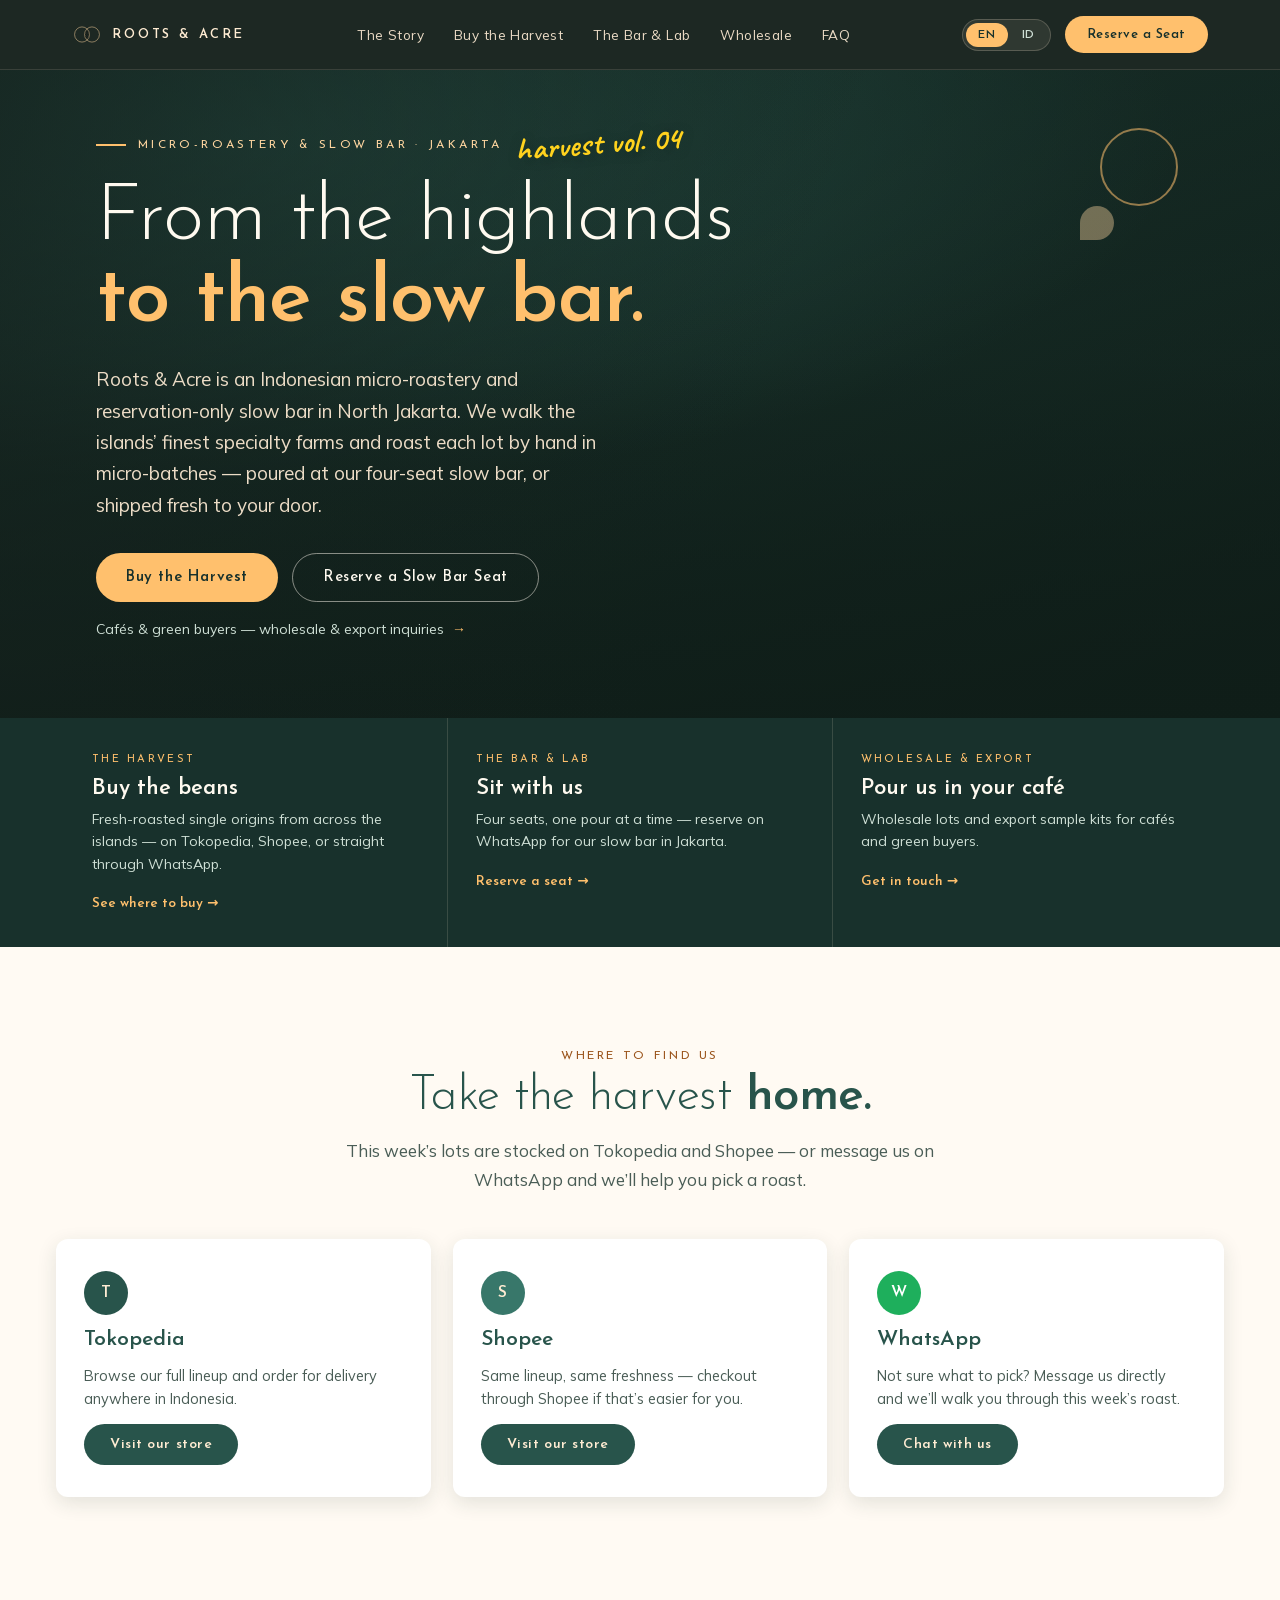
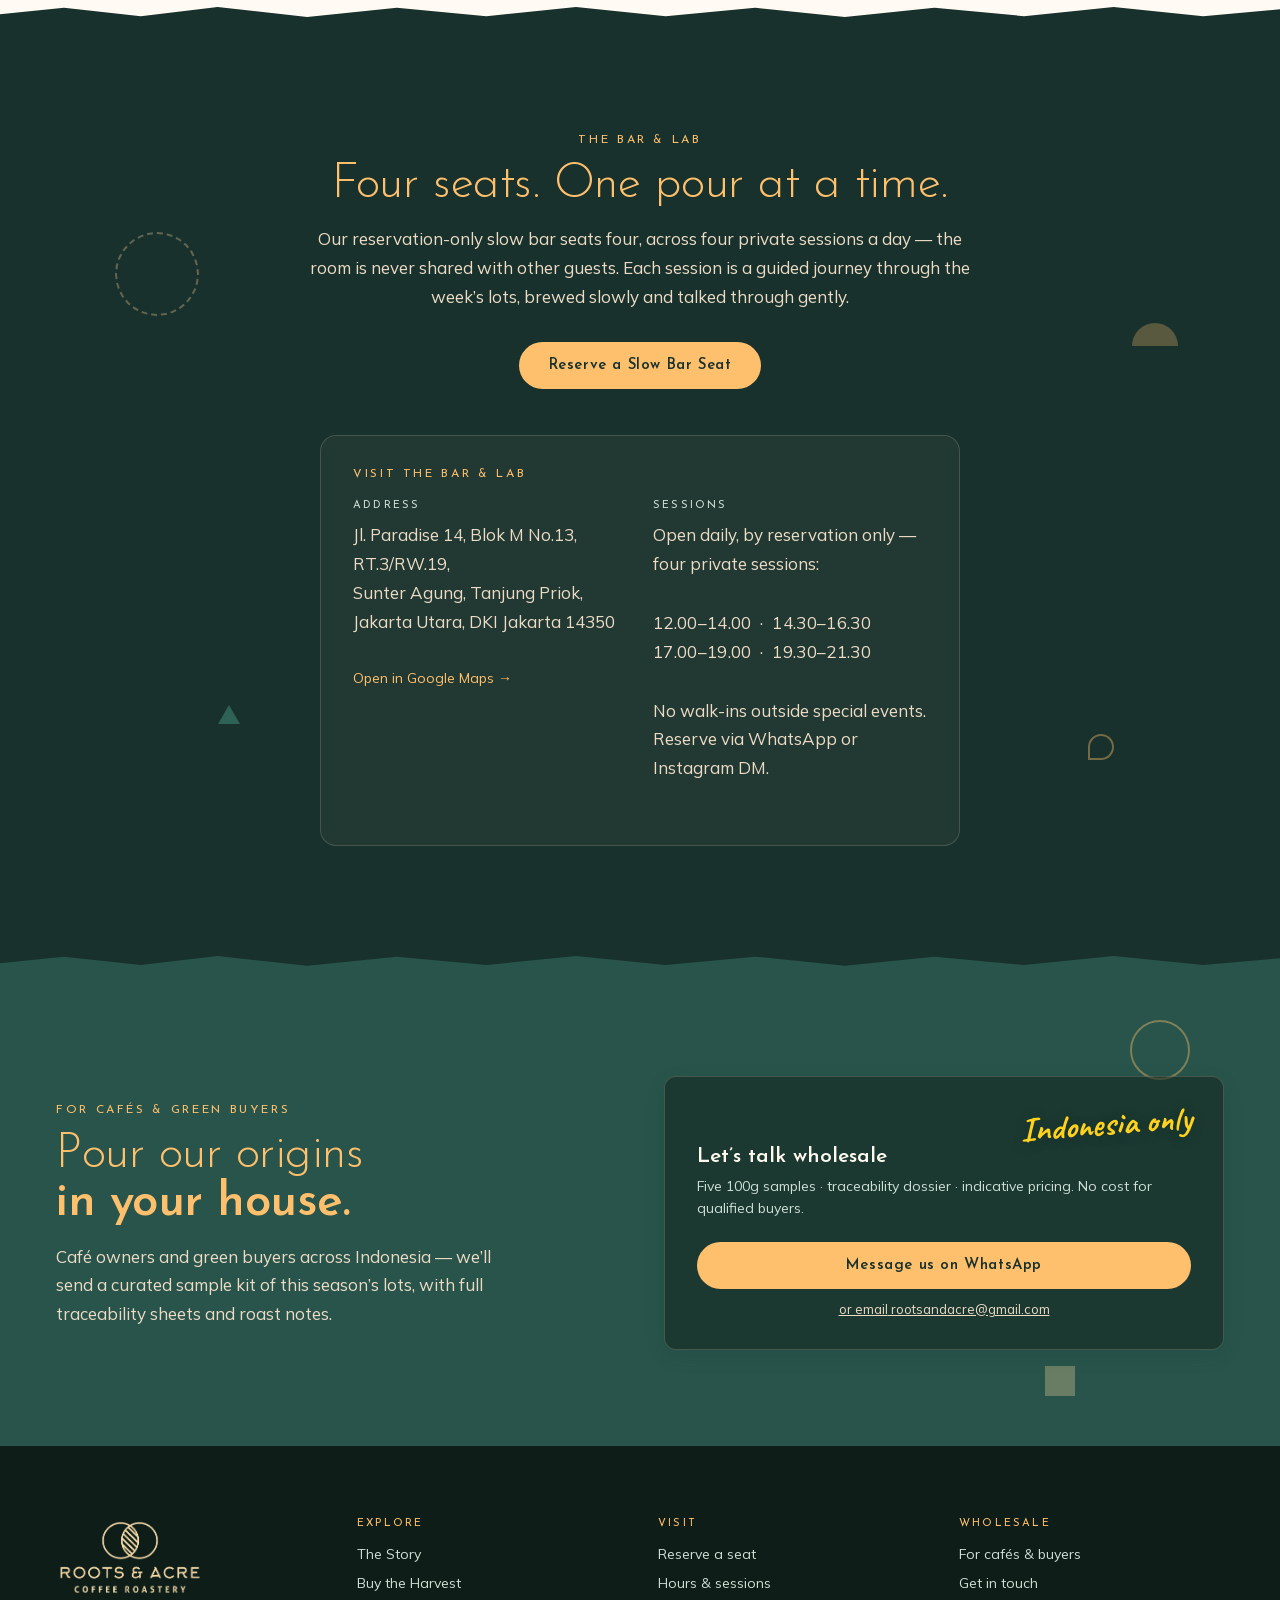
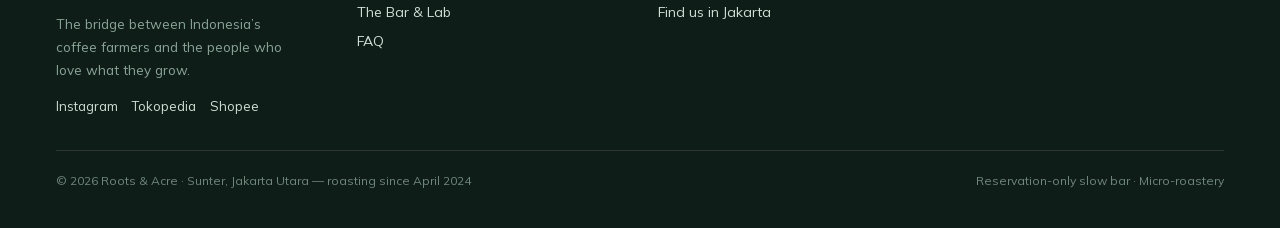
<file: index.html>
<!DOCTYPE html>
<!-- GENERATED by scripts/build-pages.js — do not edit by hand.
     Edit the template/translations there, then run: node scripts/build-pages.js
     Both language versions are rebuilt together and must ship in the same commit. -->
<html lang="en" id="top">
<head>
  <meta charset="UTF-8" />
  <meta name="viewport" content="width=device-width, initial-scale=1.0" />
  <title>Roots &amp; Acre — Micro-roastery &amp; Slow Bar · Jakarta</title>
  <meta name="description" content="Roots &amp; Acre is an Indonesian micro-roastery and reservation-only slow bar in Sunter, North Jakarta. Fresh-roasted single origins from the archipelago’s finest specialty farms — on Tokopedia, Shopee, and at our four-seat bar." />
  <meta name="theme-color" content="#28544b" />

  <link rel="canonical" href="https://rootsandacre.com/" />
  <link rel="alternate" hreflang="en" href="https://rootsandacre.com/" />
  <link rel="alternate" hreflang="id" href="https://rootsandacre.com/id/" />
  <link rel="alternate" hreflang="x-default" href="https://rootsandacre.com/" />

  <!-- Open Graph / social preview -->
  <meta property="og:site_name" content="Roots &amp; Acre" />
  <meta property="og:title" content="Roots &amp; Acre — Micro-roastery &amp; Slow Bar · Jakarta" />
  <meta property="og:description" content="From the highlands to the slow bar. Indonesian micro-roastery &amp; reservation-only slow bar in Sunter, North Jakarta." />
  <meta property="og:type" content="website" />
  <meta property="og:url" content="https://rootsandacre.com/" />
  <meta property="og:locale" content="en_US" />
  <meta property="og:locale:alternate" content="id_ID" />
  <meta property="og:image" content="https://rootsandacre.com/assets/images/og-image.jpg" />
  <meta property="og:image:width" content="1200" />
  <meta property="og:image:height" content="630" />
  <meta property="og:image:alt" content="Roots &amp; Acre — Indonesian micro-roastery and slow bar in Jakarta" />
  <meta name="twitter:card" content="summary_large_image" />
  <meta name="twitter:title" content="Roots &amp; Acre — Micro-roastery &amp; Slow Bar · Jakarta" />
  <meta name="twitter:description" content="From the highlands to the slow bar. Indonesian micro-roastery &amp; reservation-only slow bar in Sunter, North Jakarta." />
  <meta name="twitter:image" content="https://rootsandacre.com/assets/images/og-image.jpg" />

  <link rel="icon" href="/assets/symbol.svg" type="image/svg+xml" />

  <link rel="stylesheet" href="/assets/fonts/fonts.css?v=0ab31cac" />
  <link rel="stylesheet" href="/css/styles.css?v=22b31193" />
  <script src="/js/i18n.js?v=a5c35080" defer></script>

  <script type="application/ld+json">
{
  "@context": "https://schema.org",
  "@graph": [
    {
      "@type": [
        "CafeOrCoffeeShop",
        "OnlineStore"
      ],
      "@id": "https://rootsandacre.com/#business",
      "name": "Roots & Acre",
      "alternateName": "Roots and Acre",
      "description": "Roots & Acre is an Indonesian micro-roastery and reservation-only slow bar in Sunter, North Jakarta. It roasts single-origin lots sourced directly from farms across the archipelago in micro-batches, serves them in four private daily slow-bar sessions (reserve via WhatsApp or Instagram DM), and ships beans via Tokopedia and Shopee.",
      "url": "https://rootsandacre.com/",
      "logo": "https://rootsandacre.com/assets/logo-full-apricot-trans.png",
      "image": "https://rootsandacre.com/assets/logo-full-apricot-trans.png",
      "telephone": "+6287870702024",
      "email": "rootsandacre@gmail.com",
      "address": {
        "@type": "PostalAddress",
        "streetAddress": "Jl. Paradise 14, Blok M No.13, RT.3/RW.19, Sunter Agung",
        "addressLocality": "Jakarta Utara",
        "addressRegion": "DKI Jakarta",
        "postalCode": "14350",
        "addressCountry": "ID"
      },
      "geo": {
        "@type": "GeoCoordinates",
        "latitude": -6.137118,
        "longitude": 106.867027
      },
      "hasMap": "https://www.google.com/maps/search/?api=1&query=Roots%20%26%20Acre%2C%20Jl.%20Paradise%2014%2C%20Blok%20M%20No.13%2C%20Sunter%20Agung%2C%20Tanjung%20Priok%2C%20Jakarta%20Utara%2014350",
      "acceptsReservations": "True",
      "servesCuisine": "Specialty coffee",
      "priceRange": "Rp 170.000–322.000",
      "currenciesAccepted": "IDR",
      "foundingDate": "2024-04",
      "sameAs": [
        "https://www.instagram.com/rootsandacre/",
        "https://www.tokopedia.com/roots-and-acre",
        "https://shopee.co.id/rootsandacre"
      ]
    },
    {
      "@type": "WebSite",
      "@id": "https://rootsandacre.com/#website",
      "url": "https://rootsandacre.com/",
      "name": "Roots & Acre",
      "inLanguage": [
        "en",
        "id"
      ],
      "publisher": {
        "@id": "https://rootsandacre.com/#business"
      }
    },
    {
      "@type": "WebPage",
      "@id": "https://rootsandacre.com/#webpage",
      "url": "https://rootsandacre.com/",
      "name": "Roots & Acre — Micro-roastery & Slow Bar · Jakarta",
      "description": "Roots & Acre is an Indonesian micro-roastery and reservation-only slow bar in Sunter, North Jakarta. Fresh-roasted single origins from the archipelago’s finest specialty farms — on Tokopedia, Shopee, and at our four-seat bar.",
      "inLanguage": "en",
      "isPartOf": {
        "@id": "https://rootsandacre.com/#website"
      },
      "about": {
        "@id": "https://rootsandacre.com/#business"
      }
    }
  ]
}
  </script>

  <!-- Google Analytics 4 -->
  <script async src="https://www.googletagmanager.com/gtag/js?id=G-0M9TPP0BYN"></script>
  <script>
    window.dataLayer = window.dataLayer || [];
    function gtag(){dataLayer.push(arguments);}
    gtag('js', new Date());
    gtag('config', 'G-0M9TPP0BYN');
  </script>
</head>
<body>
  <!-- ====== NAV ====== -->
  <header class="site-nav">
    <div class="site-nav__inner">
      <a class="site-nav__brand" href="/#top">
        <img src="/assets/symbol.svg" alt="Roots and Acre" />
        <span class="site-nav__wordmark">Roots &amp; Acre</span>
      </a>
      <nav class="site-nav__links" aria-label="Primary">
        <a href="/#top">The Story</a>
        <a href="/#buy">Buy the Harvest</a>
        <a href="/#bar-lab">The Bar &amp; Lab</a>
        <a href="/#wholesale">Wholesale</a>
        <a href="/faq/">FAQ</a>
      </nav>
      <div class="site-nav__actions">
        <nav class="lang-switch" aria-label="Language">
          <a data-lang="en" href="/" class="is-active" aria-current="page">EN</a>
          <a data-lang="id" href="/id/" hreflang="id">ID</a>
        </nav>
        <a class="btn btn--gold btn--sm" href="https://wa.me/6287870702024?text=Hi%20Roots%20%26%20Acre!%20I%E2%80%99d%20like%20to%20reserve%20a%20seat%20at%20the%20Bar%20%26%20Lab.%0A%0ADate%3A%20%0ASession%3A%20%0ANumber%20of%20guests%3A%20%0A%0AThank%20you!" target="_blank" rel="noopener">Reserve a Seat</a>
      </div>
    </div>
  </header>

  <main>
    <!-- ====== HERO ====== -->
    <section class="hero">
      <!-- Photo slot: swap the placeholder for a real roastery / farm photo -->
      <div class="hero__photo photo-slot"></div>
      <div class="hero__scrim-v"></div>
      <div class="hero__scrim-d"></div>
      <span class="hero__shape-circle" aria-hidden="true"></span>
      <span class="hero__shape-quarter" aria-hidden="true"></span>
      <div class="hero__inner">
        <div class="hero__content">
          <div class="hero__eyebrow-row">
            <span class="hero__rule"></span>
            <span class="hero__eyebrow">Micro-roastery &amp; slow bar · Jakarta</span>
            <span class="hand-note hero__vol">harvest vol. 04</span>
          </div>
          <h1><span>From the highlands</span><br /><strong>to the slow bar.</strong></h1>
          <p class="hero__lede">Roots &amp; Acre is an Indonesian micro-roastery and reservation-only slow bar in North Jakarta. We walk the islands’ finest specialty farms and roast each lot by hand in micro-batches — poured at our four-seat slow bar, or shipped fresh to your door.</p>
          <div class="hero__ctas">
            <a class="btn btn--gold btn--lg" href="#buy">Buy the Harvest</a>
            <a class="btn btn--ghost btn--lg" href="https://wa.me/6287870702024?text=Hi%20Roots%20%26%20Acre!%20I%E2%80%99d%20like%20to%20reserve%20a%20seat%20at%20the%20Bar%20%26%20Lab.%0A%0ADate%3A%20%0ASession%3A%20%0ANumber%20of%20guests%3A%20%0A%0AThank%20you!" target="_blank" rel="noopener">Reserve a Slow Bar Seat</a>
          </div>
          <a class="hero__wholesale-link" href="#wholesale"><span>Cafés &amp; green buyers — wholesale &amp; export inquiries</span> <span class="arrow">→</span></a>
        </div>
      </div>
    </section>

    <!-- ====== THREE PATHWAYS ====== -->
    <section class="pathways">
      <div class="pathways__inner">
        <div class="pathways__grid">
          <a class="pathway" href="#buy">
            <div class="pathway__eyebrow">The harvest</div>
            <div class="pathway__title">Buy the beans</div>
            <p>Fresh-roasted single origins from across the islands — on Tokopedia, Shopee, or straight through WhatsApp.</p>
            <span class="pathway__cta">See where to buy →</span>
          </a>
          <a class="pathway" href="https://wa.me/6287870702024?text=Hi%20Roots%20%26%20Acre!%20I%E2%80%99d%20like%20to%20reserve%20a%20seat%20at%20the%20Bar%20%26%20Lab.%0A%0ADate%3A%20%0ASession%3A%20%0ANumber%20of%20guests%3A%20%0A%0AThank%20you!" target="_blank" rel="noopener">
            <div class="pathway__eyebrow">The Bar &amp; Lab</div>
            <div class="pathway__title">Sit with us</div>
            <p>Four seats, one pour at a time — reserve on WhatsApp for our slow bar in Jakarta.</p>
            <span class="pathway__cta">Reserve a seat →</span>
          </a>
          <a class="pathway" href="#wholesale">
            <div class="pathway__eyebrow">Wholesale &amp; export</div>
            <div class="pathway__title">Pour us in your café</div>
            <p>Wholesale lots and export sample kits for cafés and green buyers.</p>
            <span class="pathway__cta">Get in touch →</span>
          </a>
        </div>
      </div>
    </section>

    <!-- ====== BUY THE HARVEST ====== -->
    <section id="buy" class="buy">
      <div class="buy__inner">
        <div class="buy__header">
          <span class="eyebrow">Where to find us</span>
          <h2><span>Take the harvest</span> <strong>home.</strong></h2>
          <p>This week’s lots are stocked on Tokopedia and Shopee — or message us on WhatsApp and we’ll help you pick a roast.</p>
        </div>
        <div class="buy__grid">
          <div class="buy-card">
            <div class="buy-card__badge buy-card__badge--tokopedia">T</div>
            <div class="buy-card__title">Tokopedia</div>
            <p>Browse our full lineup and order for delivery anywhere in Indonesia.</p>
            <a class="btn btn--primary btn--md" href="https://www.tokopedia.com/roots-and-acre" target="_blank" rel="noopener">Visit our store</a>
          </div>
          <div class="buy-card">
            <div class="buy-card__badge buy-card__badge--shopee">S</div>
            <div class="buy-card__title">Shopee</div>
            <p>Same lineup, same freshness — checkout through Shopee if that’s easier for you.</p>
            <a class="btn btn--primary btn--md" href="https://shopee.co.id/rootsandacre" target="_blank" rel="noopener">Visit our store</a>
          </div>
          <div class="buy-card">
            <div class="buy-card__badge buy-card__badge--whatsapp">W</div>
            <div class="buy-card__title">WhatsApp</div>
            <p>Not sure what to pick? Message us directly and we’ll walk you through this week’s roast.</p>
            <a class="btn btn--primary btn--md" href="https://wa.me/6287870702024?text=Hi%20Roots%20%26%20Acre!%20I%E2%80%99d%20like%20to%20order%20some%20coffee.%20Could%20you%20help%20me%20pick%20this%20week%E2%80%99s%20lot%3F" target="_blank" rel="noopener">Chat with us</a>
          </div>
        </div>
      </div>
    </section>

    <!-- (The sourcing story + philosophy pillars that used to sit here are
         parked in renderSourcingStory()/renderPillars() until the
         "process" page ships — see SEO-PLAYBOOK.md Phase 5.2b.) -->

    <!-- ====== TORN SEAM → BAR & LAB ======
         torn--paper-to-dark matches the .buy background; switch back to
         torn--cream-to-dark when a cream section returns above it. -->
    <div class="torn torn--paper-to-dark" aria-hidden="true"></div>
    <section id="bar-lab" class="bar-lab">
      <span class="bar-lab__shape-dashed" aria-hidden="true"></span>
      <span class="bar-lab__shape-triangle" aria-hidden="true"></span>
      <span class="bar-lab__shape-pill" aria-hidden="true"></span>
      <span class="bar-lab__shape-quarter" aria-hidden="true"></span>
      <div class="bar-lab__inner">
        <span class="eyebrow eyebrow--on-dark">The Bar &amp; Lab</span>
        <h2>Four seats. One pour at a time.</h2>
        <p>Our reservation-only slow bar seats four, across four private sessions a day — the room is never shared with other guests. Each session is a guided journey through the week’s lots, brewed slowly and talked through gently.</p>
        <a class="btn btn--gold btn--lg" href="https://wa.me/6287870702024?text=Hi%20Roots%20%26%20Acre!%20I%E2%80%99d%20like%20to%20reserve%20a%20seat%20at%20the%20Bar%20%26%20Lab.%0A%0ADate%3A%20%0ASession%3A%20%0ANumber%20of%20guests%3A%20%0A%0AThank%20you!" target="_blank" rel="noopener">Reserve a Slow Bar Seat</a>

        <!-- Visit / NAP block — keep character-identical to schema + Google Business Profile -->
        <div id="visit" class="visit">
          <div class="visit__title">Visit the Bar &amp; Lab</div>
          <div class="visit__grid">
            <div>
              <div class="visit__label">Address</div>
              <p class="visit__text">Jl. Paradise 14, Blok M No.13, RT.3/RW.19,<br />Sunter Agung, Tanjung Priok,<br />Jakarta Utara, DKI Jakarta 14350</p>
              <a class="visit__map" href="https://www.google.com/maps/search/?api=1&query=Roots%20%26%20Acre%2C%20Jl.%20Paradise%2014%2C%20Blok%20M%20No.13%2C%20Sunter%20Agung%2C%20Tanjung%20Priok%2C%20Jakarta%20Utara%2014350" target="_blank" rel="noopener">Open in Google Maps →</a>
            </div>
            <div>
              <div class="visit__label">Sessions</div>
              <p class="visit__text">Open daily, by reservation only — four private sessions:</p>
              <p class="visit__text visit__sessions">12.00–14.00 &nbsp;·&nbsp; 14.30–16.30<br />17.00–19.00 &nbsp;·&nbsp; 19.30–21.30</p>
              <p class="visit__note">No walk-ins outside special events. Reserve via WhatsApp or Instagram DM.</p>
            </div>
          </div>
        </div>
      </div>
    </section>

    <!-- ====== TORN SEAM → WHOLESALE ====== -->
    <div class="torn torn--dark-to-mid" aria-hidden="true"></div>
    <section id="wholesale" class="wholesale">
      <span class="wholesale__shape-circle" aria-hidden="true"></span>
      <span class="wholesale__shape-square" aria-hidden="true"></span>
      <div class="wholesale__split">
        <div class="wholesale__copy">
          <span class="eyebrow eyebrow--on-dark">For cafés &amp; green buyers</span>
          <h2><span>Pour our origins</span><br /><strong>in your house.</strong></h2>
          <p>Café owners and green buyers across Indonesia — we’ll send a curated sample kit of this season’s lots, with full traceability sheets and roast notes.</p>
        </div>
        <div class="wholesale__card">
          <div class="wholesale__ships">
            <span class="hand-note">Indonesia only</span>
          </div>
          <div class="wholesale__card-title">Let’s talk wholesale</div>
          <p>Five 100g samples · traceability dossier · indicative pricing. No cost for qualified buyers.</p>
          <div class="wholesale__actions">
            <a class="btn btn--gold btn--lg" href="https://wa.me/6287870702024?text=Hi%20Roots%20%26%20Acre!%20I%E2%80%99m%20from%20%5Bcaf%C3%A9%20%2F%20company%20name%5D%2C%20interested%20in%20your%20wholesale%2Fexport%20sample%20kit." target="_blank" rel="noopener">Message us on WhatsApp</a>
            <a class="wholesale__email" href="mailto:rootsandacre@gmail.com"><span>or email</span> rootsandacre@gmail.com</a>
          </div>
        </div>
      </div>
    </section>
  </main>

  <!-- ====== FOOTER ====== -->
  <footer class="site-footer">
    <div class="site-footer__grid">
      <div>
        <img class="site-footer__logo" src="/assets/logo-full-apricot-trans.png" alt="Roots and Acre Coffee Roastery" />
        <p class="site-footer__mission">The bridge between Indonesia’s coffee farmers and the people who love what they grow.</p>
        <div class="site-footer__social">
          <a href="https://www.instagram.com/rootsandacre/" target="_blank" rel="noopener">Instagram</a>
          <a href="https://www.tokopedia.com/roots-and-acre" target="_blank" rel="noopener">Tokopedia</a>
          <a href="https://shopee.co.id/rootsandacre" target="_blank" rel="noopener">Shopee</a>
        </div>
      </div>
      <div class="site-footer__col">
        <div class="site-footer__col-title">Explore</div>
        <a href="/#top">The Story</a>
        <a href="/#buy">Buy the Harvest</a>
        <a href="/#bar-lab">The Bar &amp; Lab</a>
        <a href="/faq/">FAQ</a>
      </div>
      <div class="site-footer__col">
        <div class="site-footer__col-title">Visit</div>
        <a href="https://wa.me/6287870702024?text=Hi%20Roots%20%26%20Acre!%20I%E2%80%99d%20like%20to%20reserve%20a%20seat%20at%20the%20Bar%20%26%20Lab.%0A%0ADate%3A%20%0ASession%3A%20%0ANumber%20of%20guests%3A%20%0A%0AThank%20you!" target="_blank" rel="noopener">Reserve a seat</a>
        <a href="/#visit">Hours &amp; sessions</a>
        <a href="https://www.google.com/maps/search/?api=1&query=Roots%20%26%20Acre%2C%20Jl.%20Paradise%2014%2C%20Blok%20M%20No.13%2C%20Sunter%20Agung%2C%20Tanjung%20Priok%2C%20Jakarta%20Utara%2014350" target="_blank" rel="noopener">Find us in Jakarta</a>
      </div>
      <div class="site-footer__col">
        <div class="site-footer__col-title">Wholesale</div>
        <a href="/#wholesale">For cafés &amp; buyers</a>
        <a href="https://wa.me/6287870702024?text=Hi%20Roots%20%26%20Acre!%20I%E2%80%99m%20from%20%5Bcaf%C3%A9%20%2F%20company%20name%5D%2C%20interested%20in%20your%20wholesale%2Fexport%20sample%20kit." target="_blank" rel="noopener">Get in touch</a>
      </div>
    </div>
    <div class="site-footer__bottom">
      <span>© 2026 Roots &amp; Acre · Sunter, Jakarta Utara — roasting since April 2024</span>
      <span>Reservation-only slow bar · Micro-roastery</span>
    </div>
  </footer>
</body>
</html>
</file>
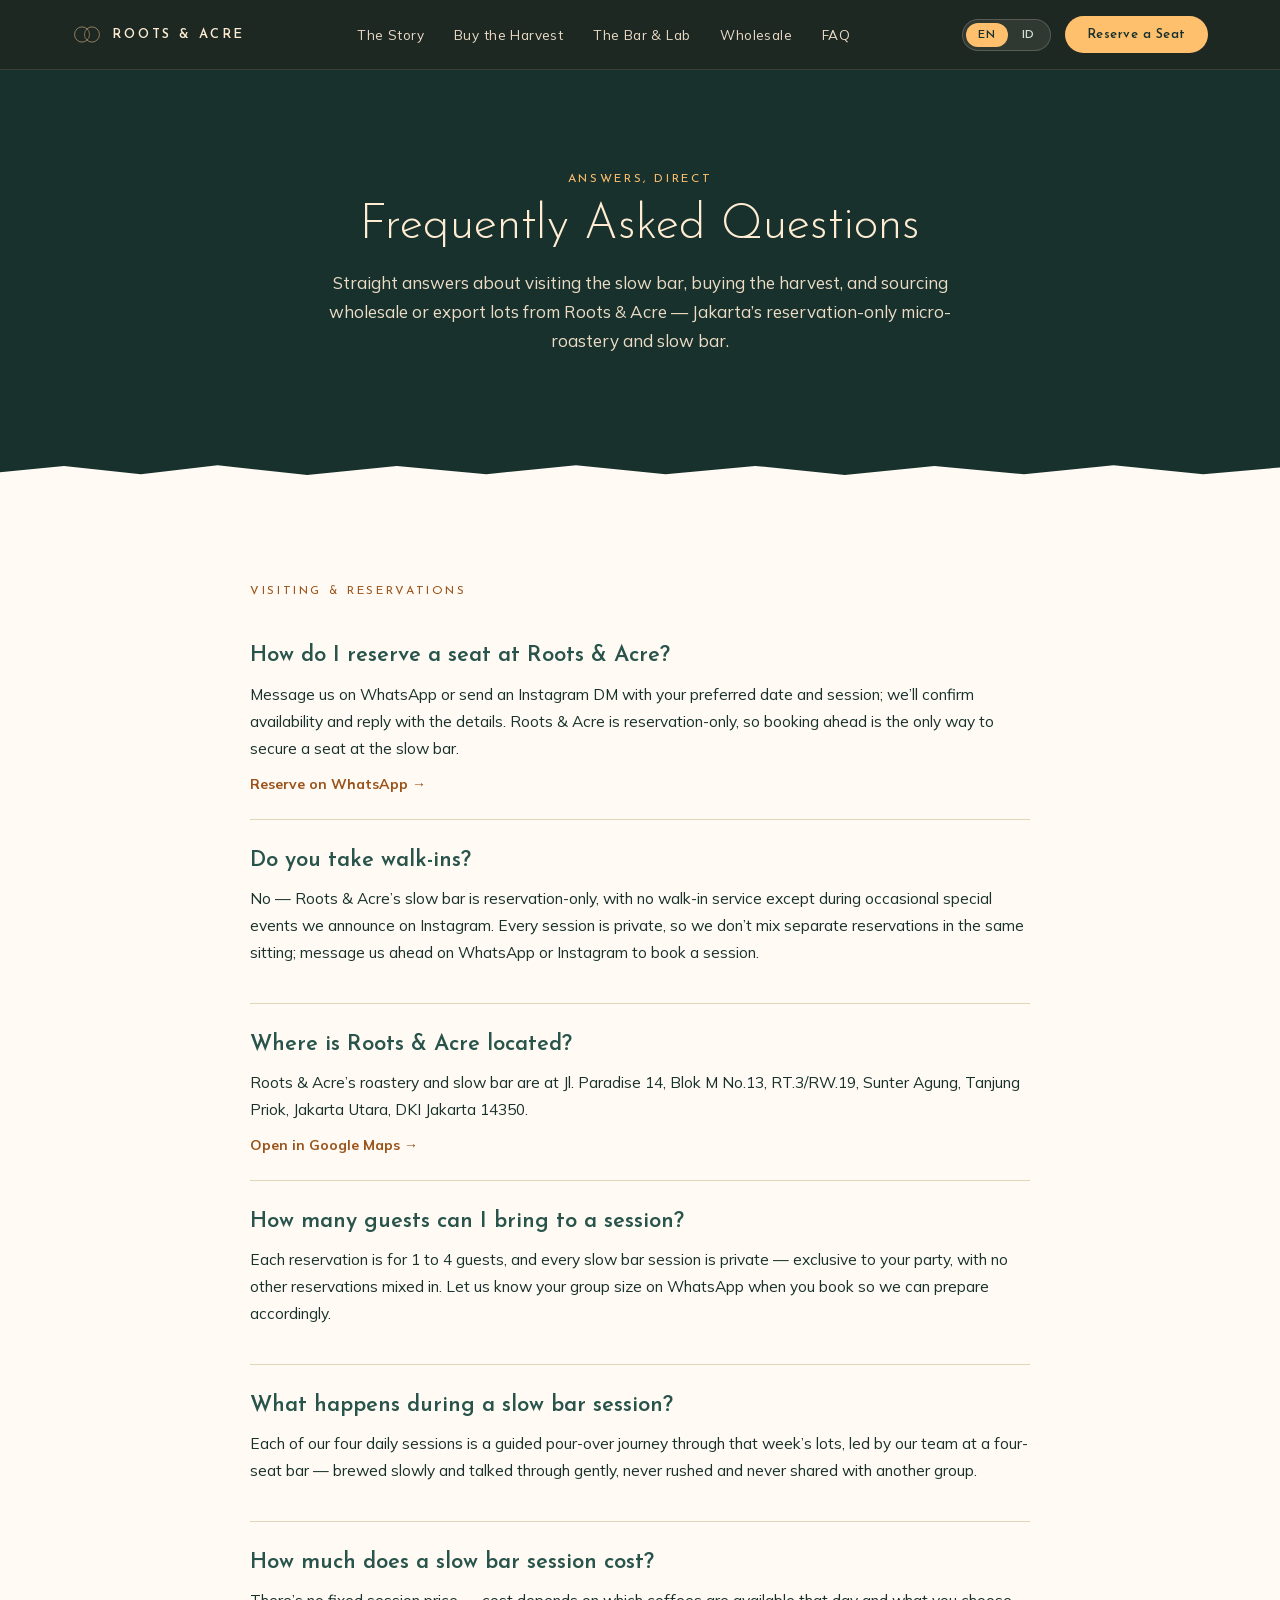
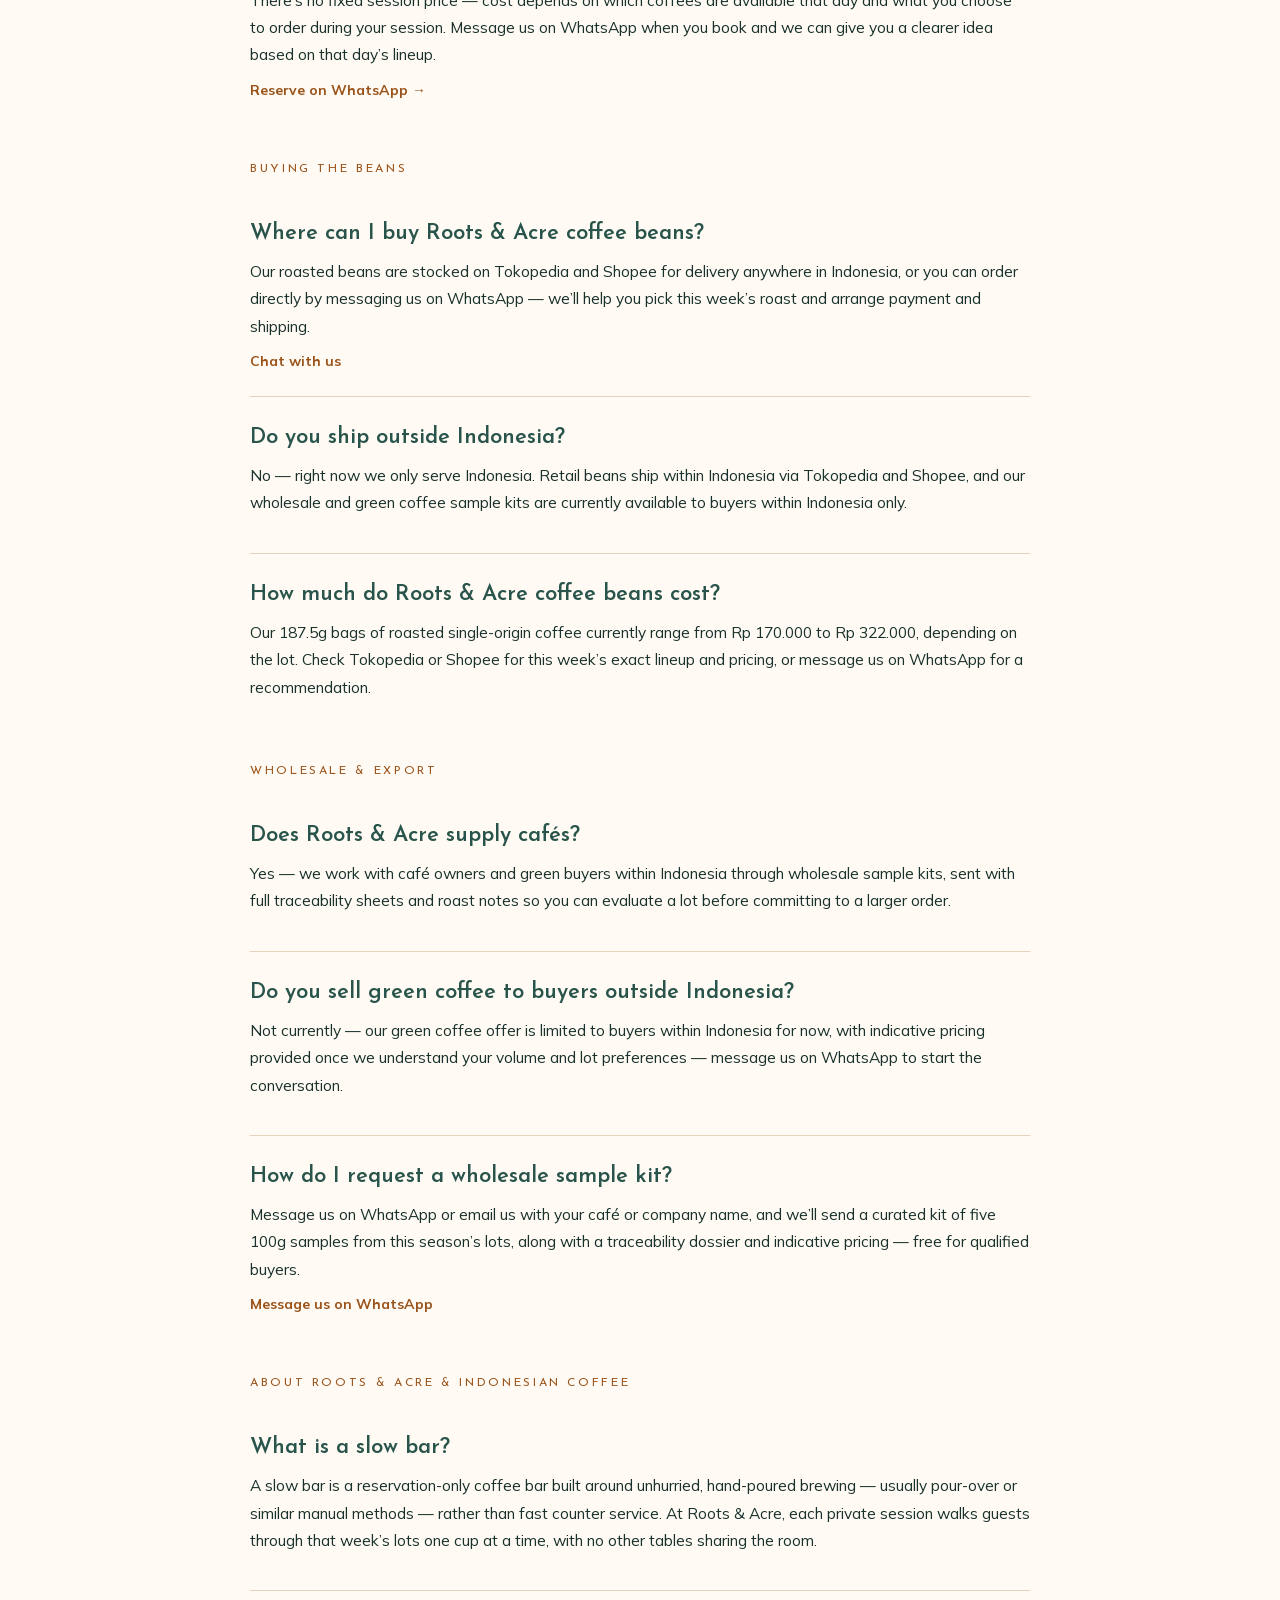
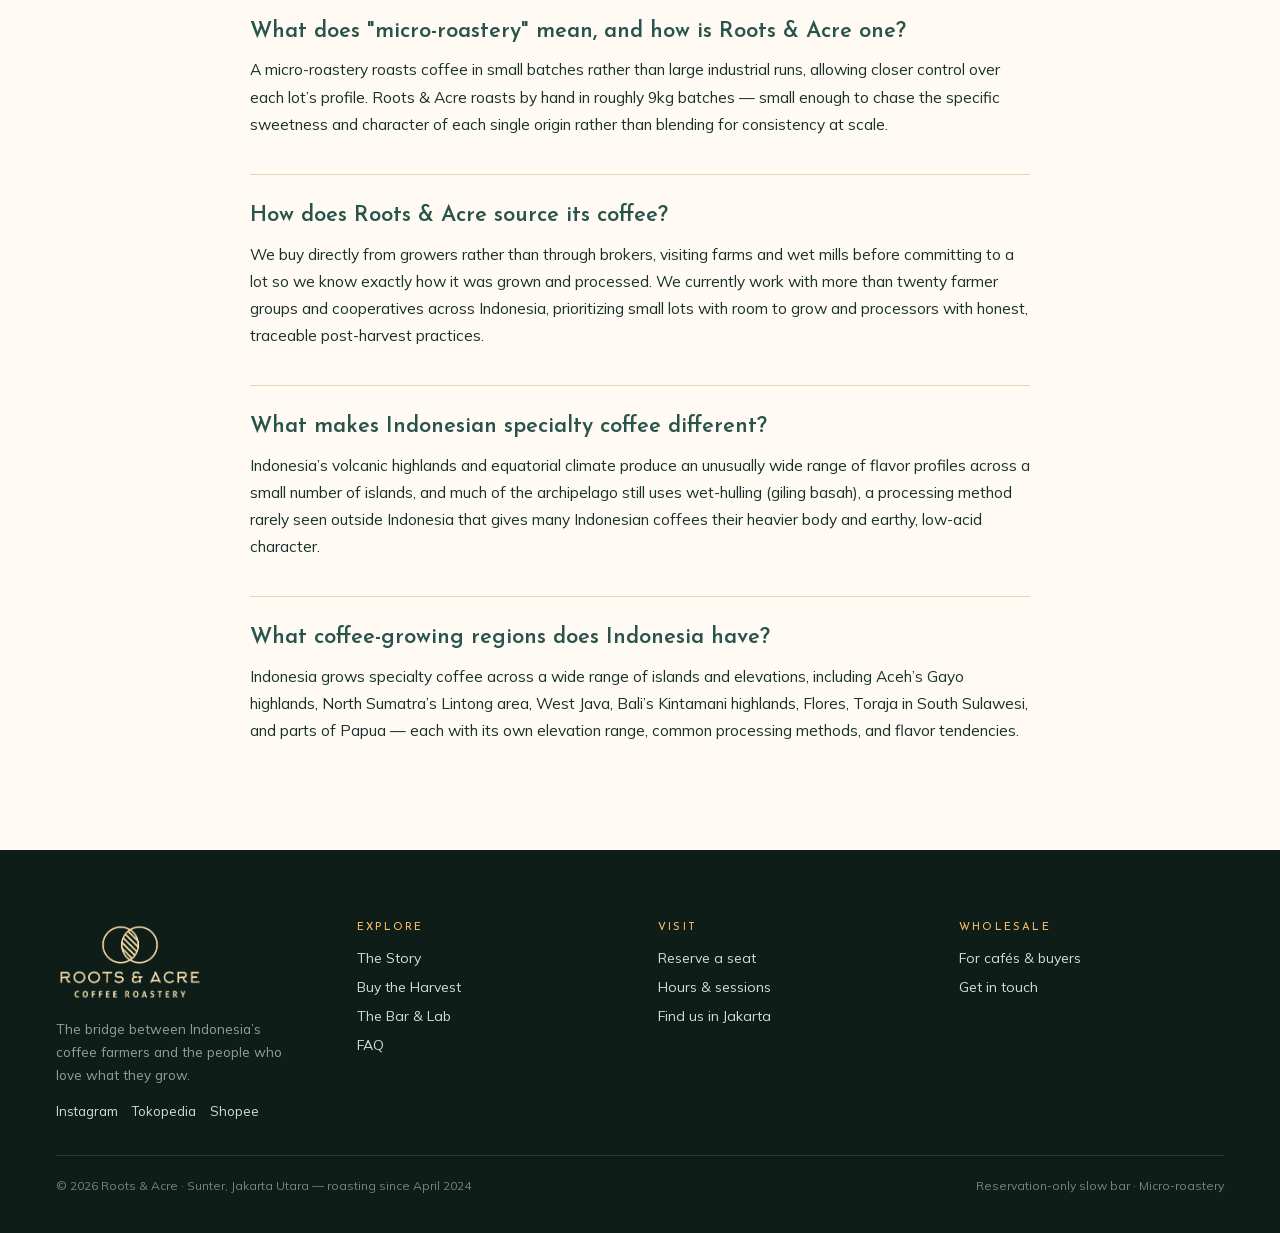
<file: faq/index.html>
<!DOCTYPE html>
<!-- GENERATED by scripts/build-pages.js — do not edit by hand.
     Edit the template/translations there, then run: node scripts/build-pages.js
     Both language versions are rebuilt together and must ship in the same commit. -->
<html lang="en">
<head>
  <meta charset="UTF-8" />
  <meta name="viewport" content="width=device-width, initial-scale=1.0" />
  <title>FAQ — Roots &amp; Acre Micro-roastery &amp; Slow Bar · Jakarta</title>
  <meta name="description" content="Answers about reserving a seat, buying Roots &amp; Acre coffee beans, wholesale &amp; export sample kits, and what makes Indonesian specialty coffee distinct — from Jakarta’s reservation-only micro-roastery and slow bar." />
  <meta name="theme-color" content="#28544b" />

  <link rel="canonical" href="https://rootsandacre.com/faq/" />
  <link rel="alternate" hreflang="en" href="https://rootsandacre.com/faq/" />
  <link rel="alternate" hreflang="id" href="https://rootsandacre.com/id/faq/" />
  <link rel="alternate" hreflang="x-default" href="https://rootsandacre.com/faq/" />

  <!-- Open Graph / social preview -->
  <meta property="og:site_name" content="Roots &amp; Acre" />
  <meta property="og:title" content="Roots &amp; Acre — Frequently Asked Questions" />
  <meta property="og:description" content="Everything you need to know about visiting, buying, and sourcing from Roots &amp; Acre — Jakarta’s reservation-only micro-roastery and slow bar." />
  <meta property="og:type" content="website" />
  <meta property="og:url" content="https://rootsandacre.com/faq/" />
  <meta property="og:locale" content="en_US" />
  <meta property="og:locale:alternate" content="id_ID" />
  <meta property="og:image" content="https://rootsandacre.com/assets/images/og-image.jpg" />
  <meta property="og:image:width" content="1200" />
  <meta property="og:image:height" content="630" />
  <meta property="og:image:alt" content="Roots &amp; Acre — frequently asked questions" />
  <meta name="twitter:card" content="summary_large_image" />
  <meta name="twitter:title" content="Roots &amp; Acre — Frequently Asked Questions" />
  <meta name="twitter:description" content="Everything you need to know about visiting, buying, and sourcing from Roots &amp; Acre — Jakarta’s reservation-only micro-roastery and slow bar." />
  <meta name="twitter:image" content="https://rootsandacre.com/assets/images/og-image.jpg" />

  <link rel="icon" href="/assets/symbol.svg" type="image/svg+xml" />

  <link rel="stylesheet" href="/assets/fonts/fonts.css?v=0ab31cac" />
  <link rel="stylesheet" href="/css/styles.css?v=22b31193" />
  <script src="/js/i18n.js?v=a5c35080" defer></script>

  <script type="application/ld+json">
{
  "@context": "https://schema.org",
  "@graph": [
    {
      "@type": [
        "CafeOrCoffeeShop",
        "OnlineStore"
      ],
      "@id": "https://rootsandacre.com/#business",
      "name": "Roots & Acre",
      "alternateName": "Roots and Acre",
      "description": "Roots & Acre is an Indonesian micro-roastery and reservation-only slow bar in Sunter, North Jakarta. It roasts single-origin lots sourced directly from farms across the archipelago in micro-batches, serves them in four private daily slow-bar sessions (reserve via WhatsApp or Instagram DM), and ships beans via Tokopedia and Shopee.",
      "url": "https://rootsandacre.com/",
      "logo": "https://rootsandacre.com/assets/logo-full-apricot-trans.png",
      "image": "https://rootsandacre.com/assets/logo-full-apricot-trans.png",
      "telephone": "+6287870702024",
      "email": "rootsandacre@gmail.com",
      "address": {
        "@type": "PostalAddress",
        "streetAddress": "Jl. Paradise 14, Blok M No.13, RT.3/RW.19, Sunter Agung",
        "addressLocality": "Jakarta Utara",
        "addressRegion": "DKI Jakarta",
        "postalCode": "14350",
        "addressCountry": "ID"
      },
      "geo": {
        "@type": "GeoCoordinates",
        "latitude": -6.137118,
        "longitude": 106.867027
      },
      "hasMap": "https://www.google.com/maps/search/?api=1&query=Roots%20%26%20Acre%2C%20Jl.%20Paradise%2014%2C%20Blok%20M%20No.13%2C%20Sunter%20Agung%2C%20Tanjung%20Priok%2C%20Jakarta%20Utara%2014350",
      "acceptsReservations": "True",
      "servesCuisine": "Specialty coffee",
      "priceRange": "Rp 170.000–322.000",
      "currenciesAccepted": "IDR",
      "foundingDate": "2024-04",
      "sameAs": [
        "https://www.instagram.com/rootsandacre/",
        "https://www.tokopedia.com/roots-and-acre",
        "https://shopee.co.id/rootsandacre"
      ]
    },
    {
      "@type": "WebSite",
      "@id": "https://rootsandacre.com/#website",
      "url": "https://rootsandacre.com/",
      "name": "Roots & Acre",
      "inLanguage": [
        "en",
        "id"
      ],
      "publisher": {
        "@id": "https://rootsandacre.com/#business"
      }
    },
    {
      "@type": "WebPage",
      "@id": "https://rootsandacre.com/faq/#webpage",
      "url": "https://rootsandacre.com/faq/",
      "name": "FAQ — Roots & Acre Micro-roastery & Slow Bar · Jakarta",
      "description": "Answers about reserving a seat, buying Roots & Acre coffee beans, wholesale & export sample kits, and what makes Indonesian specialty coffee distinct — from Jakarta’s reservation-only micro-roastery and slow bar.",
      "inLanguage": "en",
      "isPartOf": {
        "@id": "https://rootsandacre.com/#website"
      },
      "about": {
        "@id": "https://rootsandacre.com/#business"
      }
    },
    {
      "@type": "FAQPage",
      "@id": "https://rootsandacre.com/faq/#faqpage",
      "mainEntity": [
        {
          "@type": "Question",
          "name": "How do I reserve a seat at Roots & Acre?",
          "acceptedAnswer": {
            "@type": "Answer",
            "text": "Message us on WhatsApp or send an Instagram DM with your preferred date and session; we’ll confirm availability and reply with the details. Roots & Acre is reservation-only, so booking ahead is the only way to secure a seat at the slow bar."
          }
        },
        {
          "@type": "Question",
          "name": "Do you take walk-ins?",
          "acceptedAnswer": {
            "@type": "Answer",
            "text": "No — Roots & Acre’s slow bar is reservation-only, with no walk-in service except during occasional special events we announce on Instagram. Every session is private, so we don’t mix separate reservations in the same sitting; message us ahead on WhatsApp or Instagram to book a session."
          }
        },
        {
          "@type": "Question",
          "name": "Where is Roots & Acre located?",
          "acceptedAnswer": {
            "@type": "Answer",
            "text": "Roots & Acre’s roastery and slow bar are at Jl. Paradise 14, Blok M No.13, RT.3/RW.19, Sunter Agung, Tanjung Priok, Jakarta Utara, DKI Jakarta 14350."
          }
        },
        {
          "@type": "Question",
          "name": "How many guests can I bring to a session?",
          "acceptedAnswer": {
            "@type": "Answer",
            "text": "Each reservation is for 1 to 4 guests, and every slow bar session is private — exclusive to your party, with no other reservations mixed in. Let us know your group size on WhatsApp when you book so we can prepare accordingly."
          }
        },
        {
          "@type": "Question",
          "name": "What happens during a slow bar session?",
          "acceptedAnswer": {
            "@type": "Answer",
            "text": "Each of our four daily sessions is a guided pour-over journey through that week’s lots, led by our team at a four-seat bar — brewed slowly and talked through gently, never rushed and never shared with another group."
          }
        },
        {
          "@type": "Question",
          "name": "How much does a slow bar session cost?",
          "acceptedAnswer": {
            "@type": "Answer",
            "text": "There’s no fixed session price — cost depends on which coffees are available that day and what you choose to order during your session. Message us on WhatsApp when you book and we can give you a clearer idea based on that day’s lineup."
          }
        },
        {
          "@type": "Question",
          "name": "Where can I buy Roots & Acre coffee beans?",
          "acceptedAnswer": {
            "@type": "Answer",
            "text": "Our roasted beans are stocked on Tokopedia and Shopee for delivery anywhere in Indonesia, or you can order directly by messaging us on WhatsApp — we’ll help you pick this week’s roast and arrange payment and shipping."
          }
        },
        {
          "@type": "Question",
          "name": "Do you ship outside Indonesia?",
          "acceptedAnswer": {
            "@type": "Answer",
            "text": "No — right now we only serve Indonesia. Retail beans ship within Indonesia via Tokopedia and Shopee, and our wholesale and green coffee sample kits are currently available to buyers within Indonesia only."
          }
        },
        {
          "@type": "Question",
          "name": "How much do Roots & Acre coffee beans cost?",
          "acceptedAnswer": {
            "@type": "Answer",
            "text": "Our 187.5g bags of roasted single-origin coffee currently range from Rp 170.000 to Rp 322.000, depending on the lot. Check Tokopedia or Shopee for this week’s exact lineup and pricing, or message us on WhatsApp for a recommendation."
          }
        },
        {
          "@type": "Question",
          "name": "Does Roots & Acre supply cafés?",
          "acceptedAnswer": {
            "@type": "Answer",
            "text": "Yes — we work with café owners and green buyers within Indonesia through wholesale sample kits, sent with full traceability sheets and roast notes so you can evaluate a lot before committing to a larger order."
          }
        },
        {
          "@type": "Question",
          "name": "Do you sell green coffee to buyers outside Indonesia?",
          "acceptedAnswer": {
            "@type": "Answer",
            "text": "Not currently — our green coffee offer is limited to buyers within Indonesia for now, with indicative pricing provided once we understand your volume and lot preferences — message us on WhatsApp to start the conversation."
          }
        },
        {
          "@type": "Question",
          "name": "How do I request a wholesale sample kit?",
          "acceptedAnswer": {
            "@type": "Answer",
            "text": "Message us on WhatsApp or email us with your café or company name, and we’ll send a curated kit of five 100g samples from this season’s lots, along with a traceability dossier and indicative pricing — free for qualified buyers."
          }
        },
        {
          "@type": "Question",
          "name": "What is a slow bar?",
          "acceptedAnswer": {
            "@type": "Answer",
            "text": "A slow bar is a reservation-only coffee bar built around unhurried, hand-poured brewing — usually pour-over or similar manual methods — rather than fast counter service. At Roots & Acre, each private session walks guests through that week’s lots one cup at a time, with no other tables sharing the room."
          }
        },
        {
          "@type": "Question",
          "name": "What does \"micro-roastery\" mean, and how is Roots & Acre one?",
          "acceptedAnswer": {
            "@type": "Answer",
            "text": "A micro-roastery roasts coffee in small batches rather than large industrial runs, allowing closer control over each lot’s profile. Roots & Acre roasts by hand in roughly 9kg batches — small enough to chase the specific sweetness and character of each single origin rather than blending for consistency at scale."
          }
        },
        {
          "@type": "Question",
          "name": "How does Roots & Acre source its coffee?",
          "acceptedAnswer": {
            "@type": "Answer",
            "text": "We buy directly from growers rather than through brokers, visiting farms and wet mills before committing to a lot so we know exactly how it was grown and processed. We currently work with more than twenty farmer groups and cooperatives across Indonesia, prioritizing small lots with room to grow and processors with honest, traceable post-harvest practices."
          }
        },
        {
          "@type": "Question",
          "name": "What makes Indonesian specialty coffee different?",
          "acceptedAnswer": {
            "@type": "Answer",
            "text": "Indonesia’s volcanic highlands and equatorial climate produce an unusually wide range of flavor profiles across a small number of islands, and much of the archipelago still uses wet-hulling (giling basah), a processing method rarely seen outside Indonesia that gives many Indonesian coffees their heavier body and earthy, low-acid character."
          }
        },
        {
          "@type": "Question",
          "name": "What coffee-growing regions does Indonesia have?",
          "acceptedAnswer": {
            "@type": "Answer",
            "text": "Indonesia grows specialty coffee across a wide range of islands and elevations, including Aceh’s Gayo highlands, North Sumatra’s Lintong area, West Java, Bali’s Kintamani highlands, Flores, Toraja in South Sulawesi, and parts of Papua — each with its own elevation range, common processing methods, and flavor tendencies."
          }
        }
      ]
    },
    {
      "@type": "BreadcrumbList",
      "@id": "https://rootsandacre.com/faq/#breadcrumb",
      "itemListElement": [
        {
          "@type": "ListItem",
          "position": 1,
          "name": "Home",
          "item": "https://rootsandacre.com/"
        },
        {
          "@type": "ListItem",
          "position": 2,
          "name": "FAQ",
          "item": "https://rootsandacre.com/faq/"
        }
      ]
    }
  ]
}
  </script>

  <!-- Google Analytics 4 -->
  <script async src="https://www.googletagmanager.com/gtag/js?id=G-0M9TPP0BYN"></script>
  <script>
    window.dataLayer = window.dataLayer || [];
    function gtag(){dataLayer.push(arguments);}
    gtag('js', new Date());
    gtag('config', 'G-0M9TPP0BYN');
  </script>
</head>
<body>
  <!-- ====== NAV ====== -->
  <header class="site-nav">
    <div class="site-nav__inner">
      <a class="site-nav__brand" href="/#top">
        <img src="/assets/symbol.svg" alt="Roots and Acre" />
        <span class="site-nav__wordmark">Roots &amp; Acre</span>
      </a>
      <nav class="site-nav__links" aria-label="Primary">
        <a href="/#top">The Story</a>
        <a href="/#buy">Buy the Harvest</a>
        <a href="/#bar-lab">The Bar &amp; Lab</a>
        <a href="/#wholesale">Wholesale</a>
        <a href="/faq/">FAQ</a>
      </nav>
      <div class="site-nav__actions">
        <nav class="lang-switch" aria-label="Language">
          <a data-lang="en" href="/faq/" class="is-active" aria-current="page">EN</a>
          <a data-lang="id" href="/id/faq/" hreflang="id">ID</a>
        </nav>
        <a class="btn btn--gold btn--sm" href="https://wa.me/6287870702024?text=Hi%20Roots%20%26%20Acre!%20I%E2%80%99d%20like%20to%20reserve%20a%20seat%20at%20the%20Bar%20%26%20Lab.%0A%0ADate%3A%20%0ASession%3A%20%0ANumber%20of%20guests%3A%20%0A%0AThank%20you!" target="_blank" rel="noopener">Reserve a Seat</a>
      </div>
    </div>
  </header>

  <main>
    <section class="faq-hero">
      <span class="eyebrow eyebrow--on-dark">Answers, direct</span>
      <h1>Frequently Asked Questions</h1>
      <p>Straight answers about visiting the slow bar, buying the harvest, and sourcing wholesale or export lots from Roots &amp; Acre — Jakarta’s reservation-only micro-roastery and slow bar.</p>
    </section>

    <div class="torn torn--dark-to-paper" aria-hidden="true"></div>
    <section class="faq-body">
      <div class="faq-body__inner">
      <div class="faq-group">
        <div class="eyebrow faq-group__label">Visiting &amp; Reservations</div>
        <div class="faq-item">
          <h2>How do I reserve a seat at Roots &amp; Acre?</h2>
          <p>Message us on WhatsApp or send an Instagram DM with your preferred date and session; we’ll confirm availability and reply with the details. Roots &amp; Acre is reservation-only, so booking ahead is the only way to secure a seat at the slow bar.</p>
          <a class="faq-item__cta" href="https://wa.me/6287870702024?text=Hi%20Roots%20%26%20Acre!%20I%E2%80%99d%20like%20to%20reserve%20a%20seat%20at%20the%20Bar%20%26%20Lab.%0A%0ADate%3A%20%0ASession%3A%20%0ANumber%20of%20guests%3A%20%0A%0AThank%20you!" target="_blank" rel="noopener">Reserve on WhatsApp →</a>
        </div>
        <div class="faq-item">
          <h2>Do you take walk-ins?</h2>
          <p>No — Roots &amp; Acre’s slow bar is reservation-only, with no walk-in service except during occasional special events we announce on Instagram. Every session is private, so we don’t mix separate reservations in the same sitting; message us ahead on WhatsApp or Instagram to book a session.</p>
        </div>
        <div class="faq-item">
          <h2>Where is Roots &amp; Acre located?</h2>
          <p>Roots &amp; Acre’s roastery and slow bar are at Jl. Paradise 14, Blok M No.13, RT.3/RW.19, Sunter Agung, Tanjung Priok, Jakarta Utara, DKI Jakarta 14350.</p>
          <a class="faq-item__cta" href="https://www.google.com/maps/search/?api=1&query=Roots%20%26%20Acre%2C%20Jl.%20Paradise%2014%2C%20Blok%20M%20No.13%2C%20Sunter%20Agung%2C%20Tanjung%20Priok%2C%20Jakarta%20Utara%2014350" target="_blank" rel="noopener">Open in Google Maps →</a>
        </div>
        <div class="faq-item">
          <h2>How many guests can I bring to a session?</h2>
          <p>Each reservation is for 1 to 4 guests, and every slow bar session is private — exclusive to your party, with no other reservations mixed in. Let us know your group size on WhatsApp when you book so we can prepare accordingly.</p>
        </div>
        <div class="faq-item">
          <h2>What happens during a slow bar session?</h2>
          <p>Each of our four daily sessions is a guided pour-over journey through that week’s lots, led by our team at a four-seat bar — brewed slowly and talked through gently, never rushed and never shared with another group.</p>
        </div>
        <div class="faq-item">
          <h2>How much does a slow bar session cost?</h2>
          <p>There’s no fixed session price — cost depends on which coffees are available that day and what you choose to order during your session. Message us on WhatsApp when you book and we can give you a clearer idea based on that day’s lineup.</p>
          <a class="faq-item__cta" href="https://wa.me/6287870702024?text=Hi%20Roots%20%26%20Acre!%20I%E2%80%99d%20like%20to%20reserve%20a%20seat%20at%20the%20Bar%20%26%20Lab.%0A%0ADate%3A%20%0ASession%3A%20%0ANumber%20of%20guests%3A%20%0A%0AThank%20you!" target="_blank" rel="noopener">Reserve on WhatsApp →</a>
        </div>
      </div>
      <div class="faq-group">
        <div class="eyebrow faq-group__label">Buying the Beans</div>
        <div class="faq-item">
          <h2>Where can I buy Roots &amp; Acre coffee beans?</h2>
          <p>Our roasted beans are stocked on Tokopedia and Shopee for delivery anywhere in Indonesia, or you can order directly by messaging us on WhatsApp — we’ll help you pick this week’s roast and arrange payment and shipping.</p>
          <a class="faq-item__cta" href="https://wa.me/6287870702024?text=Hi%20Roots%20%26%20Acre!%20I%E2%80%99d%20like%20to%20order%20some%20coffee.%20Could%20you%20help%20me%20pick%20this%20week%E2%80%99s%20lot%3F" target="_blank" rel="noopener">Chat with us</a>
        </div>
        <div class="faq-item">
          <h2>Do you ship outside Indonesia?</h2>
          <p>No — right now we only serve Indonesia. Retail beans ship within Indonesia via Tokopedia and Shopee, and our wholesale and green coffee sample kits are currently available to buyers within Indonesia only.</p>
        </div>
        <div class="faq-item">
          <h2>How much do Roots &amp; Acre coffee beans cost?</h2>
          <p>Our 187.5g bags of roasted single-origin coffee currently range from Rp 170.000 to Rp 322.000, depending on the lot. Check Tokopedia or Shopee for this week’s exact lineup and pricing, or message us on WhatsApp for a recommendation.</p>
        </div>
      </div>
      <div class="faq-group">
        <div class="eyebrow faq-group__label">Wholesale &amp; Export</div>
        <div class="faq-item">
          <h2>Does Roots &amp; Acre supply cafés?</h2>
          <p>Yes — we work with café owners and green buyers within Indonesia through wholesale sample kits, sent with full traceability sheets and roast notes so you can evaluate a lot before committing to a larger order.</p>
        </div>
        <div class="faq-item">
          <h2>Do you sell green coffee to buyers outside Indonesia?</h2>
          <p>Not currently — our green coffee offer is limited to buyers within Indonesia for now, with indicative pricing provided once we understand your volume and lot preferences — message us on WhatsApp to start the conversation.</p>
        </div>
        <div class="faq-item">
          <h2>How do I request a wholesale sample kit?</h2>
          <p>Message us on WhatsApp or email us with your café or company name, and we’ll send a curated kit of five 100g samples from this season’s lots, along with a traceability dossier and indicative pricing — free for qualified buyers.</p>
          <a class="faq-item__cta" href="https://wa.me/6287870702024?text=Hi%20Roots%20%26%20Acre!%20I%E2%80%99m%20from%20%5Bcaf%C3%A9%20%2F%20company%20name%5D%2C%20interested%20in%20your%20wholesale%2Fexport%20sample%20kit." target="_blank" rel="noopener">Message us on WhatsApp</a>
        </div>
      </div>
      <div class="faq-group">
        <div class="eyebrow faq-group__label">About Roots &amp; Acre &amp; Indonesian Coffee</div>
        <div class="faq-item">
          <h2>What is a slow bar?</h2>
          <p>A slow bar is a reservation-only coffee bar built around unhurried, hand-poured brewing — usually pour-over or similar manual methods — rather than fast counter service. At Roots &amp; Acre, each private session walks guests through that week’s lots one cup at a time, with no other tables sharing the room.</p>
        </div>
        <div class="faq-item">
          <h2>What does "micro-roastery" mean, and how is Roots &amp; Acre one?</h2>
          <p>A micro-roastery roasts coffee in small batches rather than large industrial runs, allowing closer control over each lot’s profile. Roots &amp; Acre roasts by hand in roughly 9kg batches — small enough to chase the specific sweetness and character of each single origin rather than blending for consistency at scale.</p>
        </div>
        <div class="faq-item">
          <h2>How does Roots &amp; Acre source its coffee?</h2>
          <p>We buy directly from growers rather than through brokers, visiting farms and wet mills before committing to a lot so we know exactly how it was grown and processed. We currently work with more than twenty farmer groups and cooperatives across Indonesia, prioritizing small lots with room to grow and processors with honest, traceable post-harvest practices.</p>
        </div>
        <div class="faq-item">
          <h2>What makes Indonesian specialty coffee different?</h2>
          <p>Indonesia’s volcanic highlands and equatorial climate produce an unusually wide range of flavor profiles across a small number of islands, and much of the archipelago still uses wet-hulling (giling basah), a processing method rarely seen outside Indonesia that gives many Indonesian coffees their heavier body and earthy, low-acid character.</p>
        </div>
        <div class="faq-item">
          <h2>What coffee-growing regions does Indonesia have?</h2>
          <p>Indonesia grows specialty coffee across a wide range of islands and elevations, including Aceh’s Gayo highlands, North Sumatra’s Lintong area, West Java, Bali’s Kintamani highlands, Flores, Toraja in South Sulawesi, and parts of Papua — each with its own elevation range, common processing methods, and flavor tendencies.</p>
        </div>
      </div>
      </div>
    </section>
  </main>

  <!-- ====== FOOTER ====== -->
  <footer class="site-footer">
    <div class="site-footer__grid">
      <div>
        <img class="site-footer__logo" src="/assets/logo-full-apricot-trans.png" alt="Roots and Acre Coffee Roastery" />
        <p class="site-footer__mission">The bridge between Indonesia’s coffee farmers and the people who love what they grow.</p>
        <div class="site-footer__social">
          <a href="https://www.instagram.com/rootsandacre/" target="_blank" rel="noopener">Instagram</a>
          <a href="https://www.tokopedia.com/roots-and-acre" target="_blank" rel="noopener">Tokopedia</a>
          <a href="https://shopee.co.id/rootsandacre" target="_blank" rel="noopener">Shopee</a>
        </div>
      </div>
      <div class="site-footer__col">
        <div class="site-footer__col-title">Explore</div>
        <a href="/#top">The Story</a>
        <a href="/#buy">Buy the Harvest</a>
        <a href="/#bar-lab">The Bar &amp; Lab</a>
        <a href="/faq/">FAQ</a>
      </div>
      <div class="site-footer__col">
        <div class="site-footer__col-title">Visit</div>
        <a href="https://wa.me/6287870702024?text=Hi%20Roots%20%26%20Acre!%20I%E2%80%99d%20like%20to%20reserve%20a%20seat%20at%20the%20Bar%20%26%20Lab.%0A%0ADate%3A%20%0ASession%3A%20%0ANumber%20of%20guests%3A%20%0A%0AThank%20you!" target="_blank" rel="noopener">Reserve a seat</a>
        <a href="/#visit">Hours &amp; sessions</a>
        <a href="https://www.google.com/maps/search/?api=1&query=Roots%20%26%20Acre%2C%20Jl.%20Paradise%2014%2C%20Blok%20M%20No.13%2C%20Sunter%20Agung%2C%20Tanjung%20Priok%2C%20Jakarta%20Utara%2014350" target="_blank" rel="noopener">Find us in Jakarta</a>
      </div>
      <div class="site-footer__col">
        <div class="site-footer__col-title">Wholesale</div>
        <a href="/#wholesale">For cafés &amp; buyers</a>
        <a href="https://wa.me/6287870702024?text=Hi%20Roots%20%26%20Acre!%20I%E2%80%99m%20from%20%5Bcaf%C3%A9%20%2F%20company%20name%5D%2C%20interested%20in%20your%20wholesale%2Fexport%20sample%20kit." target="_blank" rel="noopener">Get in touch</a>
      </div>
    </div>
    <div class="site-footer__bottom">
      <span>© 2026 Roots &amp; Acre · Sunter, Jakarta Utara — roasting since April 2024</span>
      <span>Reservation-only slow bar · Micro-roastery</span>
    </div>
  </footer>
</body>
</html>
</file>
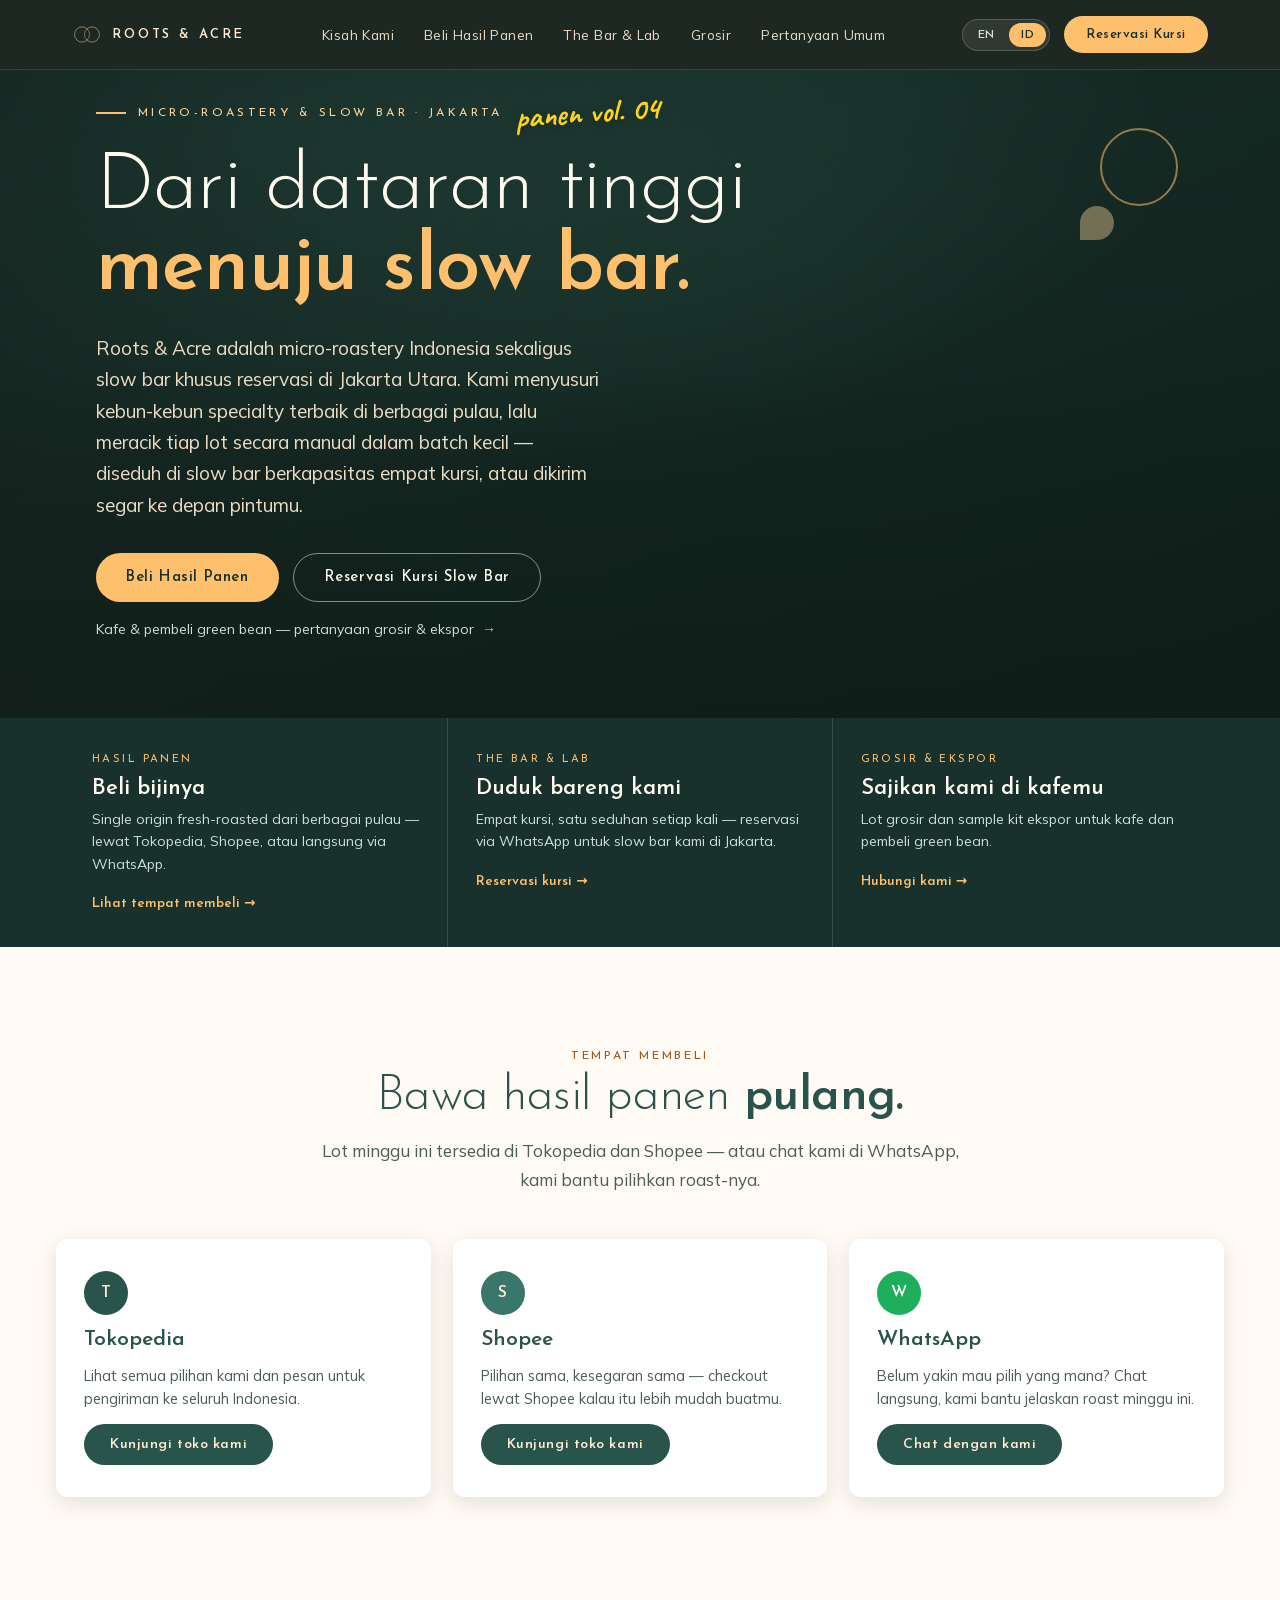
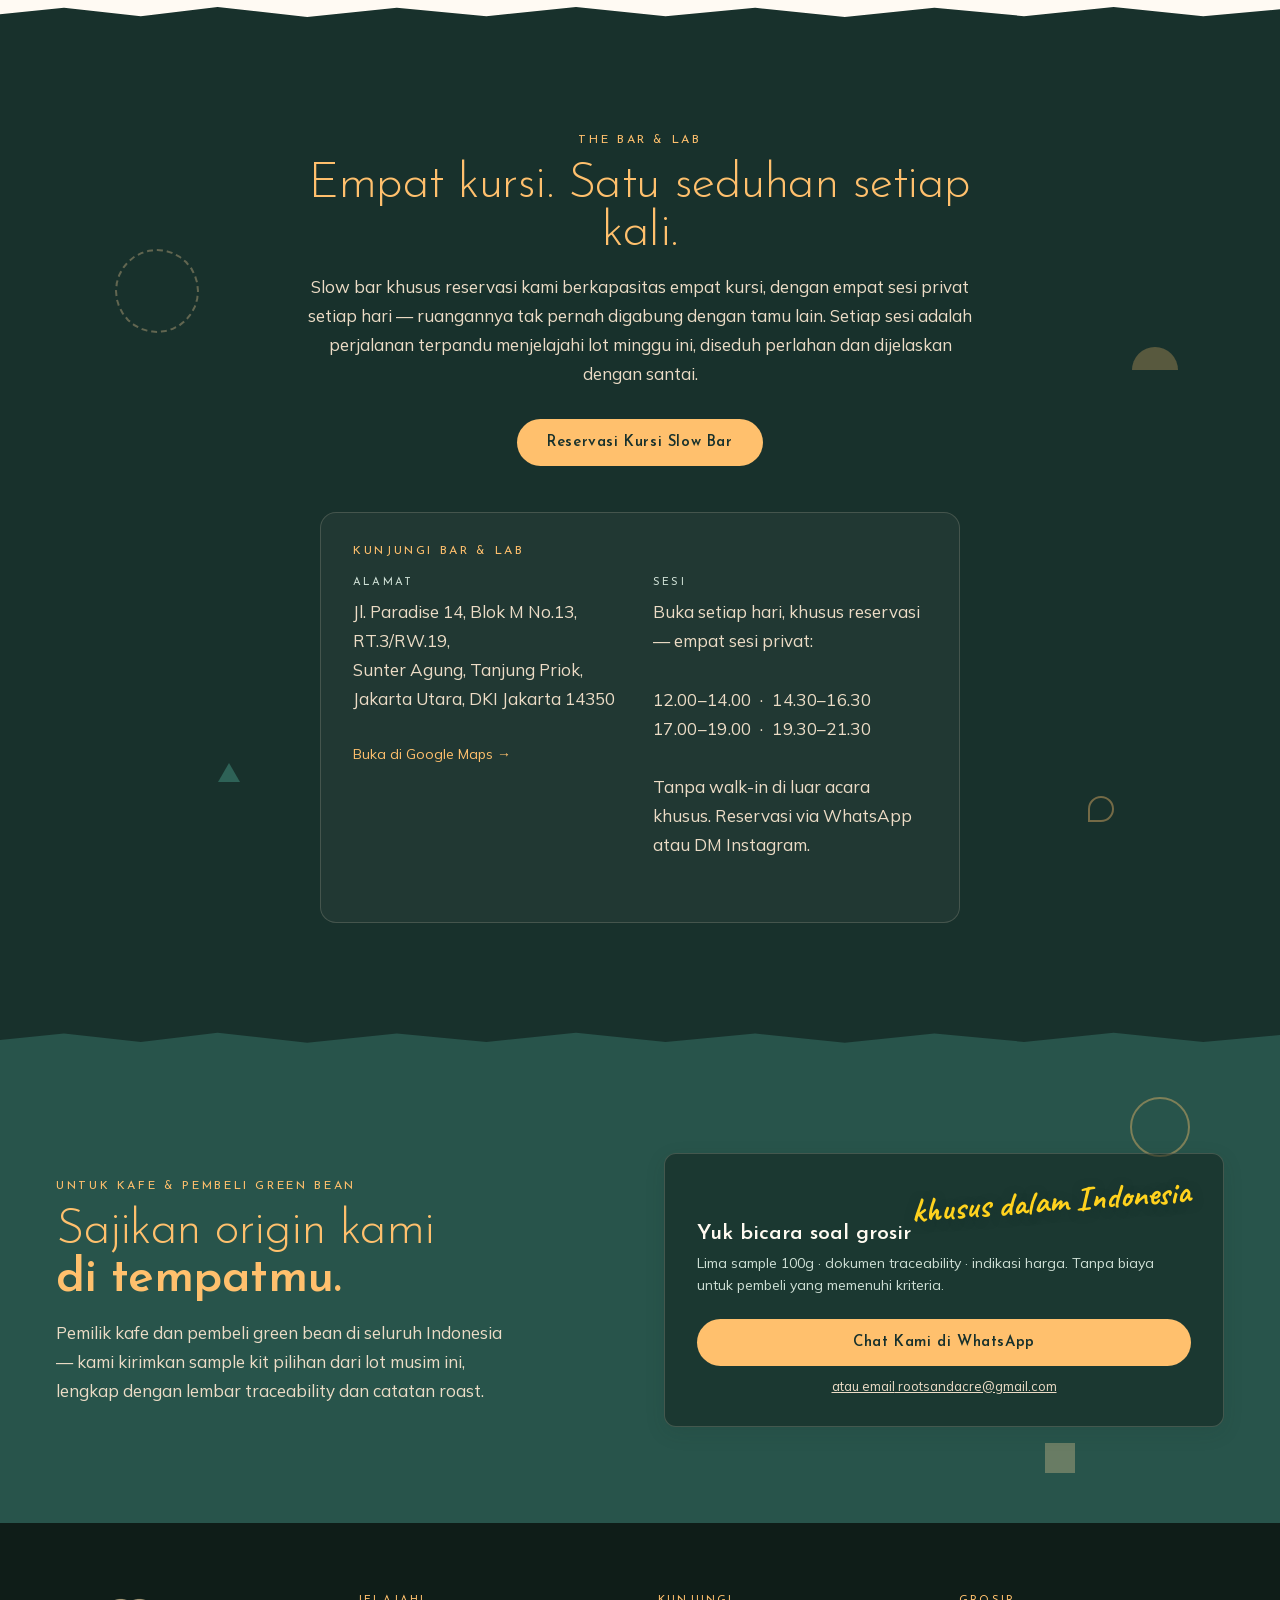
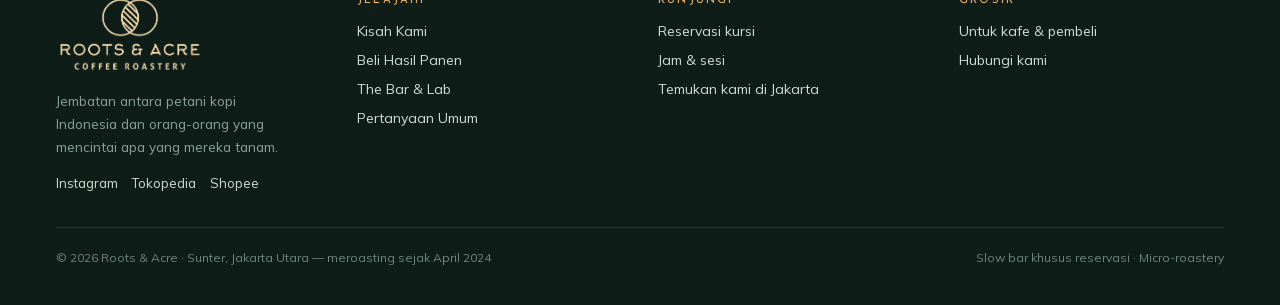
<file: id/index.html>
<!DOCTYPE html>
<!-- GENERATED by scripts/build-pages.js — do not edit by hand.
     Edit the template/translations there, then run: node scripts/build-pages.js
     Both language versions are rebuilt together and must ship in the same commit. -->
<html lang="id" id="top">
<head>
  <meta charset="UTF-8" />
  <meta name="viewport" content="width=device-width, initial-scale=1.0" />
  <title>Roots &amp; Acre — Roastery Kopi Specialty &amp; Slow Bar · Jakarta</title>
  <meta name="description" content="Roots &amp; Acre adalah micro-roastery Indonesia dan slow bar khusus reservasi di Sunter, Jakarta Utara. Single origin fresh-roasted dari kebun specialty terbaik Nusantara — di Tokopedia, Shopee, dan bar empat kursi kami." />
  <meta name="theme-color" content="#28544b" />

  <link rel="canonical" href="https://rootsandacre.com/id/" />
  <link rel="alternate" hreflang="en" href="https://rootsandacre.com/" />
  <link rel="alternate" hreflang="id" href="https://rootsandacre.com/id/" />
  <link rel="alternate" hreflang="x-default" href="https://rootsandacre.com/" />

  <!-- Open Graph / social preview -->
  <meta property="og:site_name" content="Roots &amp; Acre" />
  <meta property="og:title" content="Roots &amp; Acre — Roastery Kopi Specialty &amp; Slow Bar · Jakarta" />
  <meta property="og:description" content="Dari dataran tinggi menuju slow bar. Micro-roastery Indonesia &amp; slow bar khusus reservasi di Sunter, Jakarta Utara." />
  <meta property="og:type" content="website" />
  <meta property="og:url" content="https://rootsandacre.com/id/" />
  <meta property="og:locale" content="id_ID" />
  <meta property="og:locale:alternate" content="en_US" />
  <meta property="og:image" content="https://rootsandacre.com/assets/images/og-image.jpg" />
  <meta property="og:image:width" content="1200" />
  <meta property="og:image:height" content="630" />
  <meta property="og:image:alt" content="Roots &amp; Acre — micro-roastery dan slow bar Indonesia di Jakarta" />
  <meta name="twitter:card" content="summary_large_image" />
  <meta name="twitter:title" content="Roots &amp; Acre — Roastery Kopi Specialty &amp; Slow Bar · Jakarta" />
  <meta name="twitter:description" content="Dari dataran tinggi menuju slow bar. Micro-roastery Indonesia &amp; slow bar khusus reservasi di Sunter, Jakarta Utara." />
  <meta name="twitter:image" content="https://rootsandacre.com/assets/images/og-image.jpg" />

  <link rel="icon" href="/assets/symbol.svg" type="image/svg+xml" />

  <link rel="stylesheet" href="/assets/fonts/fonts.css?v=0ab31cac" />
  <link rel="stylesheet" href="/css/styles.css?v=22b31193" />
  <script src="/js/i18n.js?v=a5c35080" defer></script>

  <script type="application/ld+json">
{
  "@context": "https://schema.org",
  "@graph": [
    {
      "@type": [
        "CafeOrCoffeeShop",
        "OnlineStore"
      ],
      "@id": "https://rootsandacre.com/#business",
      "name": "Roots & Acre",
      "alternateName": "Roots and Acre",
      "description": "Roots & Acre adalah micro-roastery Indonesia dan slow bar khusus reservasi di Sunter, Jakarta Utara. Kami me-roasting lot single origin yang bersumber langsung dari kebun di seluruh Nusantara dalam batch kecil, menyajikannya dalam empat sesi slow bar privat setiap hari (reservasi via WhatsApp atau DM Instagram), dan mengirim biji kopi via Tokopedia dan Shopee.",
      "url": "https://rootsandacre.com/",
      "logo": "https://rootsandacre.com/assets/logo-full-apricot-trans.png",
      "image": "https://rootsandacre.com/assets/logo-full-apricot-trans.png",
      "telephone": "+6287870702024",
      "email": "rootsandacre@gmail.com",
      "address": {
        "@type": "PostalAddress",
        "streetAddress": "Jl. Paradise 14, Blok M No.13, RT.3/RW.19, Sunter Agung",
        "addressLocality": "Jakarta Utara",
        "addressRegion": "DKI Jakarta",
        "postalCode": "14350",
        "addressCountry": "ID"
      },
      "geo": {
        "@type": "GeoCoordinates",
        "latitude": -6.137118,
        "longitude": 106.867027
      },
      "hasMap": "https://www.google.com/maps/search/?api=1&query=Roots%20%26%20Acre%2C%20Jl.%20Paradise%2014%2C%20Blok%20M%20No.13%2C%20Sunter%20Agung%2C%20Tanjung%20Priok%2C%20Jakarta%20Utara%2014350",
      "acceptsReservations": "True",
      "servesCuisine": "Specialty coffee",
      "priceRange": "Rp 170.000–322.000",
      "currenciesAccepted": "IDR",
      "foundingDate": "2024-04",
      "sameAs": [
        "https://www.instagram.com/rootsandacre/",
        "https://www.tokopedia.com/roots-and-acre",
        "https://shopee.co.id/rootsandacre"
      ]
    },
    {
      "@type": "WebSite",
      "@id": "https://rootsandacre.com/#website",
      "url": "https://rootsandacre.com/",
      "name": "Roots & Acre",
      "inLanguage": [
        "en",
        "id"
      ],
      "publisher": {
        "@id": "https://rootsandacre.com/#business"
      }
    },
    {
      "@type": "WebPage",
      "@id": "https://rootsandacre.com/id/#webpage",
      "url": "https://rootsandacre.com/id/",
      "name": "Roots & Acre — Roastery Kopi Specialty & Slow Bar · Jakarta",
      "description": "Roots & Acre adalah micro-roastery Indonesia dan slow bar khusus reservasi di Sunter, Jakarta Utara. Single origin fresh-roasted dari kebun specialty terbaik Nusantara — di Tokopedia, Shopee, dan bar empat kursi kami.",
      "inLanguage": "id",
      "isPartOf": {
        "@id": "https://rootsandacre.com/#website"
      },
      "about": {
        "@id": "https://rootsandacre.com/#business"
      }
    }
  ]
}
  </script>

  <!-- Google Analytics 4 -->
  <script async src="https://www.googletagmanager.com/gtag/js?id=G-0M9TPP0BYN"></script>
  <script>
    window.dataLayer = window.dataLayer || [];
    function gtag(){dataLayer.push(arguments);}
    gtag('js', new Date());
    gtag('config', 'G-0M9TPP0BYN');
  </script>
</head>
<body>
  <!-- ====== NAV ====== -->
  <header class="site-nav">
    <div class="site-nav__inner">
      <a class="site-nav__brand" href="/id/#top">
        <img src="/assets/symbol.svg" alt="Roots and Acre" />
        <span class="site-nav__wordmark">Roots &amp; Acre</span>
      </a>
      <nav class="site-nav__links" aria-label="Utama">
        <a href="/id/#top">Kisah Kami</a>
        <a href="/id/#buy">Beli Hasil Panen</a>
        <a href="/id/#bar-lab">The Bar &amp; Lab</a>
        <a href="/id/#wholesale">Grosir</a>
        <a href="/id/faq/">Pertanyaan Umum</a>
      </nav>
      <div class="site-nav__actions">
        <nav class="lang-switch" aria-label="Bahasa">
          <a data-lang="en" href="/" hreflang="en">EN</a>
          <a data-lang="id" href="/id/" class="is-active" aria-current="page">ID</a>
        </nav>
        <a class="btn btn--gold btn--sm" href="https://wa.me/6287870702024?text=Halo%20Roots%20%26%20Acre!%20Saya%20ingin%20reservasi%20kursi%20di%20Bar%20%26%20Lab.%0A%0ATanggal%3A%20%0ASesi%3A%20%0AJumlah%20orang%3A%20%0A%0ATerima%20kasih!" target="_blank" rel="noopener">Reservasi Kursi</a>
      </div>
    </div>
  </header>

  <main>
    <!-- ====== HERO ====== -->
    <section class="hero">
      <!-- Photo slot: swap the placeholder for a real roastery / farm photo -->
      <div class="hero__photo photo-slot"></div>
      <div class="hero__scrim-v"></div>
      <div class="hero__scrim-d"></div>
      <span class="hero__shape-circle" aria-hidden="true"></span>
      <span class="hero__shape-quarter" aria-hidden="true"></span>
      <div class="hero__inner">
        <div class="hero__content">
          <div class="hero__eyebrow-row">
            <span class="hero__rule"></span>
            <span class="hero__eyebrow">Micro-roastery &amp; slow bar · Jakarta</span>
            <span class="hand-note hero__vol">panen vol. 04</span>
          </div>
          <h1><span>Dari dataran tinggi</span><br /><strong>menuju slow bar.</strong></h1>
          <p class="hero__lede">Roots &amp; Acre adalah micro-roastery Indonesia sekaligus slow bar khusus reservasi di Jakarta Utara. Kami menyusuri kebun-kebun specialty terbaik di berbagai pulau, lalu meracik tiap lot secara manual dalam batch kecil — diseduh di slow bar berkapasitas empat kursi, atau dikirim segar ke depan pintumu.</p>
          <div class="hero__ctas">
            <a class="btn btn--gold btn--lg" href="#buy">Beli Hasil Panen</a>
            <a class="btn btn--ghost btn--lg" href="https://wa.me/6287870702024?text=Halo%20Roots%20%26%20Acre!%20Saya%20ingin%20reservasi%20kursi%20di%20Bar%20%26%20Lab.%0A%0ATanggal%3A%20%0ASesi%3A%20%0AJumlah%20orang%3A%20%0A%0ATerima%20kasih!" target="_blank" rel="noopener">Reservasi Kursi Slow Bar</a>
          </div>
          <a class="hero__wholesale-link" href="#wholesale"><span>Kafe &amp; pembeli green bean — pertanyaan grosir &amp; ekspor</span> <span class="arrow">→</span></a>
        </div>
      </div>
    </section>

    <!-- ====== THREE PATHWAYS ====== -->
    <section class="pathways">
      <div class="pathways__inner">
        <div class="pathways__grid">
          <a class="pathway" href="#buy">
            <div class="pathway__eyebrow">Hasil panen</div>
            <div class="pathway__title">Beli bijinya</div>
            <p>Single origin fresh-roasted dari berbagai pulau — lewat Tokopedia, Shopee, atau langsung via WhatsApp.</p>
            <span class="pathway__cta">Lihat tempat membeli →</span>
          </a>
          <a class="pathway" href="https://wa.me/6287870702024?text=Halo%20Roots%20%26%20Acre!%20Saya%20ingin%20reservasi%20kursi%20di%20Bar%20%26%20Lab.%0A%0ATanggal%3A%20%0ASesi%3A%20%0AJumlah%20orang%3A%20%0A%0ATerima%20kasih!" target="_blank" rel="noopener">
            <div class="pathway__eyebrow">The Bar &amp; Lab</div>
            <div class="pathway__title">Duduk bareng kami</div>
            <p>Empat kursi, satu seduhan setiap kali — reservasi via WhatsApp untuk slow bar kami di Jakarta.</p>
            <span class="pathway__cta">Reservasi kursi →</span>
          </a>
          <a class="pathway" href="#wholesale">
            <div class="pathway__eyebrow">Grosir &amp; ekspor</div>
            <div class="pathway__title">Sajikan kami di kafemu</div>
            <p>Lot grosir dan sample kit ekspor untuk kafe dan pembeli green bean.</p>
            <span class="pathway__cta">Hubungi kami →</span>
          </a>
        </div>
      </div>
    </section>

    <!-- ====== BUY THE HARVEST ====== -->
    <section id="buy" class="buy">
      <div class="buy__inner">
        <div class="buy__header">
          <span class="eyebrow">Tempat membeli</span>
          <h2><span>Bawa hasil panen</span> <strong>pulang.</strong></h2>
          <p>Lot minggu ini tersedia di Tokopedia dan Shopee — atau chat kami di WhatsApp, kami bantu pilihkan roast-nya.</p>
        </div>
        <div class="buy__grid">
          <div class="buy-card">
            <div class="buy-card__badge buy-card__badge--tokopedia">T</div>
            <div class="buy-card__title">Tokopedia</div>
            <p>Lihat semua pilihan kami dan pesan untuk pengiriman ke seluruh Indonesia.</p>
            <a class="btn btn--primary btn--md" href="https://www.tokopedia.com/roots-and-acre" target="_blank" rel="noopener">Kunjungi toko kami</a>
          </div>
          <div class="buy-card">
            <div class="buy-card__badge buy-card__badge--shopee">S</div>
            <div class="buy-card__title">Shopee</div>
            <p>Pilihan sama, kesegaran sama — checkout lewat Shopee kalau itu lebih mudah buatmu.</p>
            <a class="btn btn--primary btn--md" href="https://shopee.co.id/rootsandacre" target="_blank" rel="noopener">Kunjungi toko kami</a>
          </div>
          <div class="buy-card">
            <div class="buy-card__badge buy-card__badge--whatsapp">W</div>
            <div class="buy-card__title">WhatsApp</div>
            <p>Belum yakin mau pilih yang mana? Chat langsung, kami bantu jelaskan roast minggu ini.</p>
            <a class="btn btn--primary btn--md" href="https://wa.me/6287870702024?text=Halo%20Roots%20%26%20Acre!%20Saya%20ingin%20memesan%20kopi.%20Bisa%20dibantu%20pilih%20lot%20minggu%20ini%3F" target="_blank" rel="noopener">Chat dengan kami</a>
          </div>
        </div>
      </div>
    </section>

    <!-- (The sourcing story + philosophy pillars that used to sit here are
         parked in renderSourcingStory()/renderPillars() until the
         "process" page ships — see SEO-PLAYBOOK.md Phase 5.2b.) -->

    <!-- ====== TORN SEAM → BAR & LAB ======
         torn--paper-to-dark matches the .buy background; switch back to
         torn--cream-to-dark when a cream section returns above it. -->
    <div class="torn torn--paper-to-dark" aria-hidden="true"></div>
    <section id="bar-lab" class="bar-lab">
      <span class="bar-lab__shape-dashed" aria-hidden="true"></span>
      <span class="bar-lab__shape-triangle" aria-hidden="true"></span>
      <span class="bar-lab__shape-pill" aria-hidden="true"></span>
      <span class="bar-lab__shape-quarter" aria-hidden="true"></span>
      <div class="bar-lab__inner">
        <span class="eyebrow eyebrow--on-dark">The Bar &amp; Lab</span>
        <h2>Empat kursi. Satu seduhan setiap kali.</h2>
        <p>Slow bar khusus reservasi kami berkapasitas empat kursi, dengan empat sesi privat setiap hari — ruangannya tak pernah digabung dengan tamu lain. Setiap sesi adalah perjalanan terpandu menjelajahi lot minggu ini, diseduh perlahan dan dijelaskan dengan santai.</p>
        <a class="btn btn--gold btn--lg" href="https://wa.me/6287870702024?text=Halo%20Roots%20%26%20Acre!%20Saya%20ingin%20reservasi%20kursi%20di%20Bar%20%26%20Lab.%0A%0ATanggal%3A%20%0ASesi%3A%20%0AJumlah%20orang%3A%20%0A%0ATerima%20kasih!" target="_blank" rel="noopener">Reservasi Kursi Slow Bar</a>

        <!-- Visit / NAP block — keep character-identical to schema + Google Business Profile -->
        <div id="visit" class="visit">
          <div class="visit__title">Kunjungi Bar &amp; Lab</div>
          <div class="visit__grid">
            <div>
              <div class="visit__label">Alamat</div>
              <p class="visit__text">Jl. Paradise 14, Blok M No.13, RT.3/RW.19,<br />Sunter Agung, Tanjung Priok,<br />Jakarta Utara, DKI Jakarta 14350</p>
              <a class="visit__map" href="https://www.google.com/maps/search/?api=1&query=Roots%20%26%20Acre%2C%20Jl.%20Paradise%2014%2C%20Blok%20M%20No.13%2C%20Sunter%20Agung%2C%20Tanjung%20Priok%2C%20Jakarta%20Utara%2014350" target="_blank" rel="noopener">Buka di Google Maps →</a>
            </div>
            <div>
              <div class="visit__label">Sesi</div>
              <p class="visit__text">Buka setiap hari, khusus reservasi — empat sesi privat:</p>
              <p class="visit__text visit__sessions">12.00–14.00 &nbsp;·&nbsp; 14.30–16.30<br />17.00–19.00 &nbsp;·&nbsp; 19.30–21.30</p>
              <p class="visit__note">Tanpa walk-in di luar acara khusus. Reservasi via WhatsApp atau DM Instagram.</p>
            </div>
          </div>
        </div>
      </div>
    </section>

    <!-- ====== TORN SEAM → WHOLESALE ====== -->
    <div class="torn torn--dark-to-mid" aria-hidden="true"></div>
    <section id="wholesale" class="wholesale">
      <span class="wholesale__shape-circle" aria-hidden="true"></span>
      <span class="wholesale__shape-square" aria-hidden="true"></span>
      <div class="wholesale__split">
        <div class="wholesale__copy">
          <span class="eyebrow eyebrow--on-dark">Untuk kafe &amp; pembeli green bean</span>
          <h2><span>Sajikan origin kami</span><br /><strong>di tempatmu.</strong></h2>
          <p>Pemilik kafe dan pembeli green bean di seluruh Indonesia — kami kirimkan sample kit pilihan dari lot musim ini, lengkap dengan lembar traceability dan catatan roast.</p>
        </div>
        <div class="wholesale__card">
          <div class="wholesale__ships">
            <span class="hand-note">khusus dalam Indonesia</span>
          </div>
          <div class="wholesale__card-title">Yuk bicara soal grosir</div>
          <p>Lima sample 100g · dokumen traceability · indikasi harga. Tanpa biaya untuk pembeli yang memenuhi kriteria.</p>
          <div class="wholesale__actions">
            <a class="btn btn--gold btn--lg" href="https://wa.me/6287870702024?text=Halo%20Roots%20%26%20Acre!%20Saya%20dari%20%5Bnama%20kafe%2Fperusahaan%5D%2C%20tertarik%20dengan%20sample%20kit%20wholesale%2Fexport." target="_blank" rel="noopener">Chat Kami di WhatsApp</a>
            <a class="wholesale__email" href="mailto:rootsandacre@gmail.com"><span>atau email</span> rootsandacre@gmail.com</a>
          </div>
        </div>
      </div>
    </section>
  </main>

  <!-- ====== FOOTER ====== -->
  <footer class="site-footer">
    <div class="site-footer__grid">
      <div>
        <img class="site-footer__logo" src="/assets/logo-full-apricot-trans.png" alt="Roots and Acre Coffee Roastery" />
        <p class="site-footer__mission">Jembatan antara petani kopi Indonesia dan orang-orang yang mencintai apa yang mereka tanam.</p>
        <div class="site-footer__social">
          <a href="https://www.instagram.com/rootsandacre/" target="_blank" rel="noopener">Instagram</a>
          <a href="https://www.tokopedia.com/roots-and-acre" target="_blank" rel="noopener">Tokopedia</a>
          <a href="https://shopee.co.id/rootsandacre" target="_blank" rel="noopener">Shopee</a>
        </div>
      </div>
      <div class="site-footer__col">
        <div class="site-footer__col-title">Jelajahi</div>
        <a href="/id/#top">Kisah Kami</a>
        <a href="/id/#buy">Beli Hasil Panen</a>
        <a href="/id/#bar-lab">The Bar &amp; Lab</a>
        <a href="/id/faq/">Pertanyaan Umum</a>
      </div>
      <div class="site-footer__col">
        <div class="site-footer__col-title">Kunjungi</div>
        <a href="https://wa.me/6287870702024?text=Halo%20Roots%20%26%20Acre!%20Saya%20ingin%20reservasi%20kursi%20di%20Bar%20%26%20Lab.%0A%0ATanggal%3A%20%0ASesi%3A%20%0AJumlah%20orang%3A%20%0A%0ATerima%20kasih!" target="_blank" rel="noopener">Reservasi kursi</a>
        <a href="/id/#visit">Jam &amp; sesi</a>
        <a href="https://www.google.com/maps/search/?api=1&query=Roots%20%26%20Acre%2C%20Jl.%20Paradise%2014%2C%20Blok%20M%20No.13%2C%20Sunter%20Agung%2C%20Tanjung%20Priok%2C%20Jakarta%20Utara%2014350" target="_blank" rel="noopener">Temukan kami di Jakarta</a>
      </div>
      <div class="site-footer__col">
        <div class="site-footer__col-title">Grosir</div>
        <a href="/id/#wholesale">Untuk kafe &amp; pembeli</a>
        <a href="https://wa.me/6287870702024?text=Halo%20Roots%20%26%20Acre!%20Saya%20dari%20%5Bnama%20kafe%2Fperusahaan%5D%2C%20tertarik%20dengan%20sample%20kit%20wholesale%2Fexport." target="_blank" rel="noopener">Hubungi kami</a>
      </div>
    </div>
    <div class="site-footer__bottom">
      <span>© 2026 Roots &amp; Acre · Sunter, Jakarta Utara — meroasting sejak April 2024</span>
      <span>Slow bar khusus reservasi · Micro-roastery</span>
    </div>
  </footer>
</body>
</html>
</file>
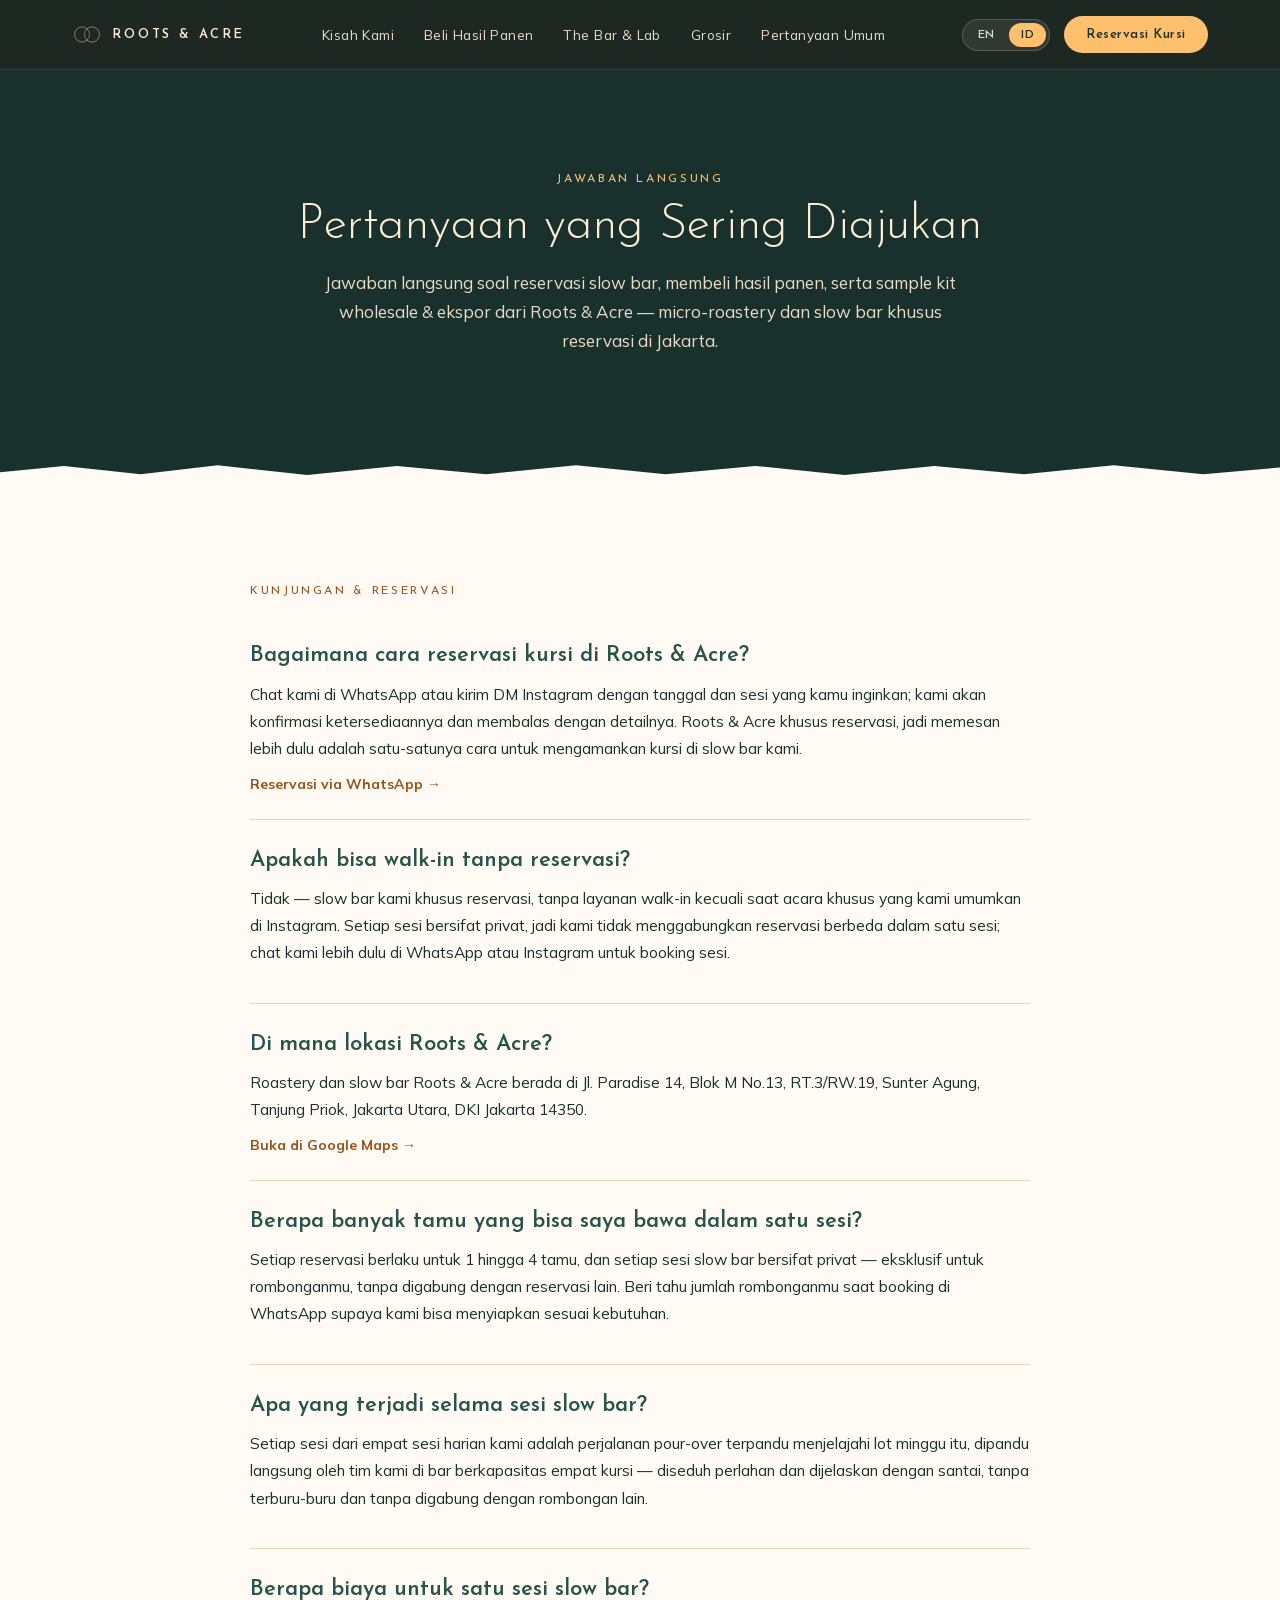
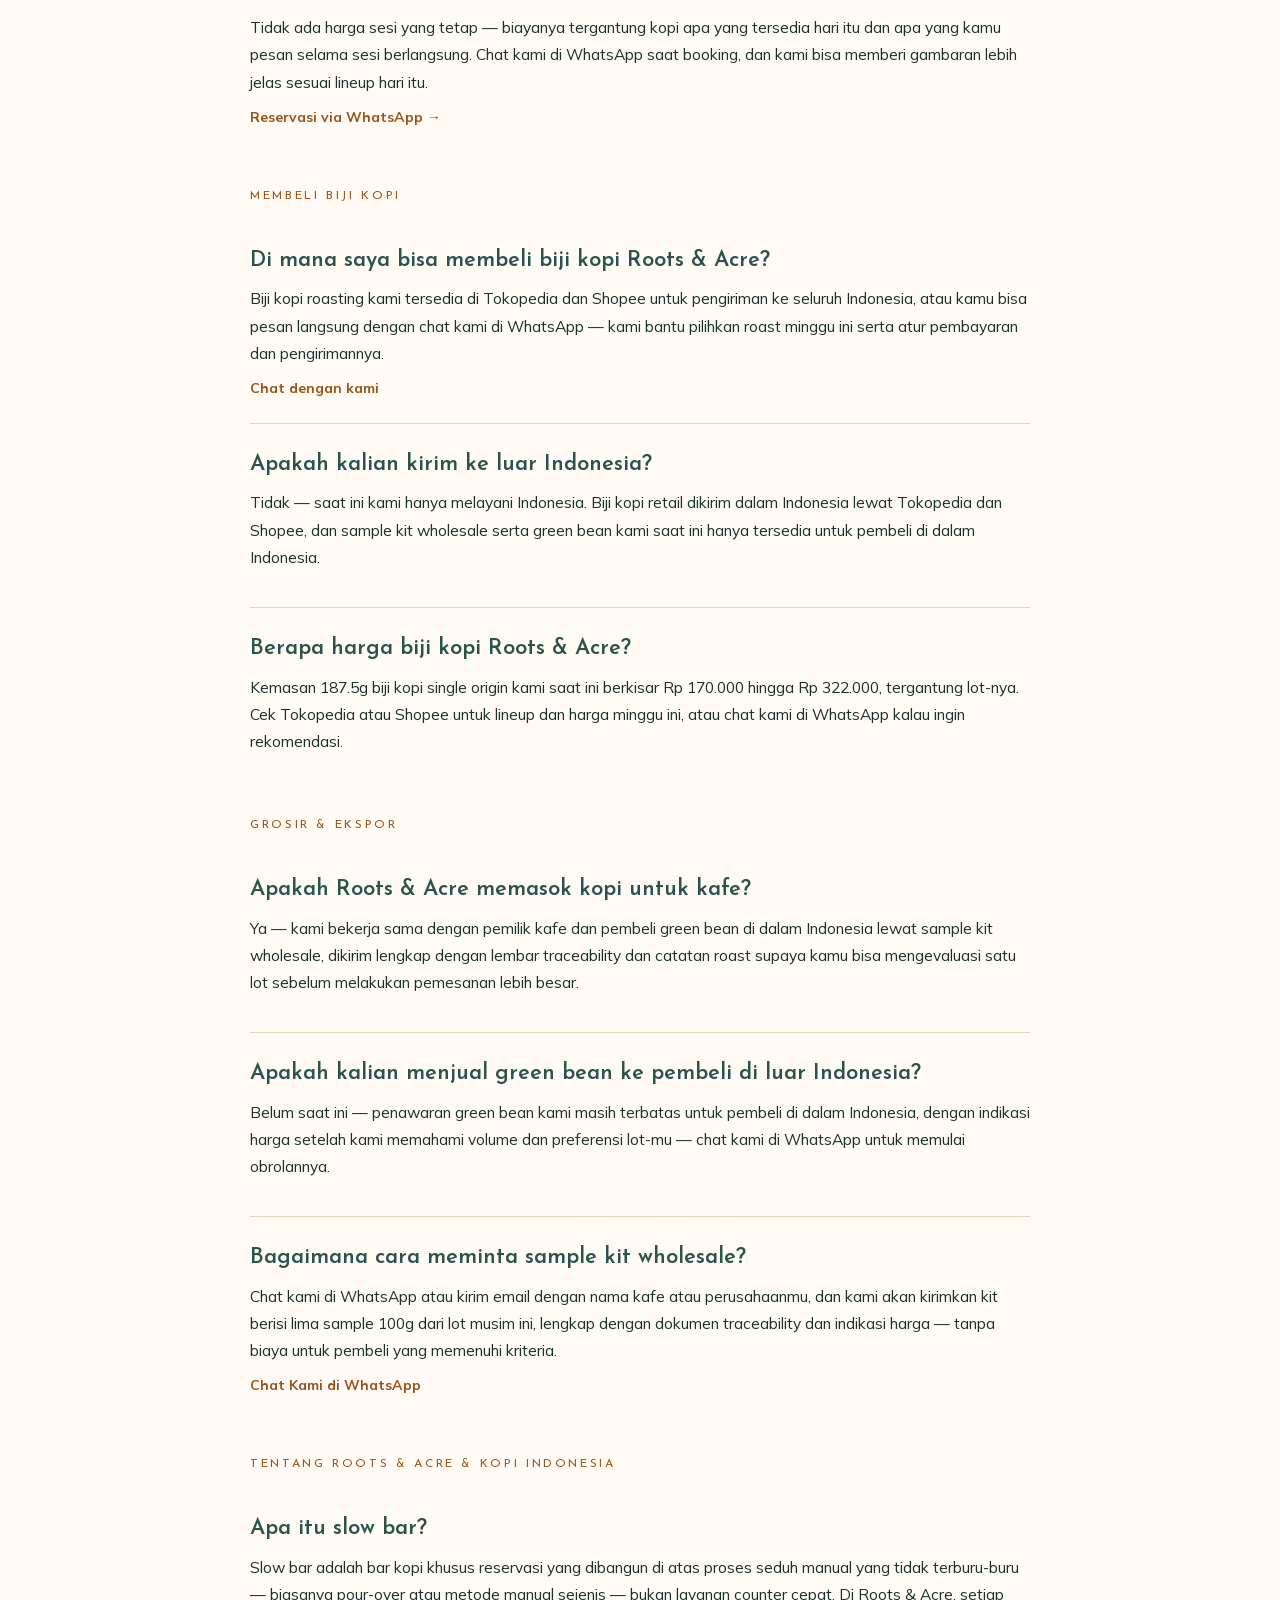
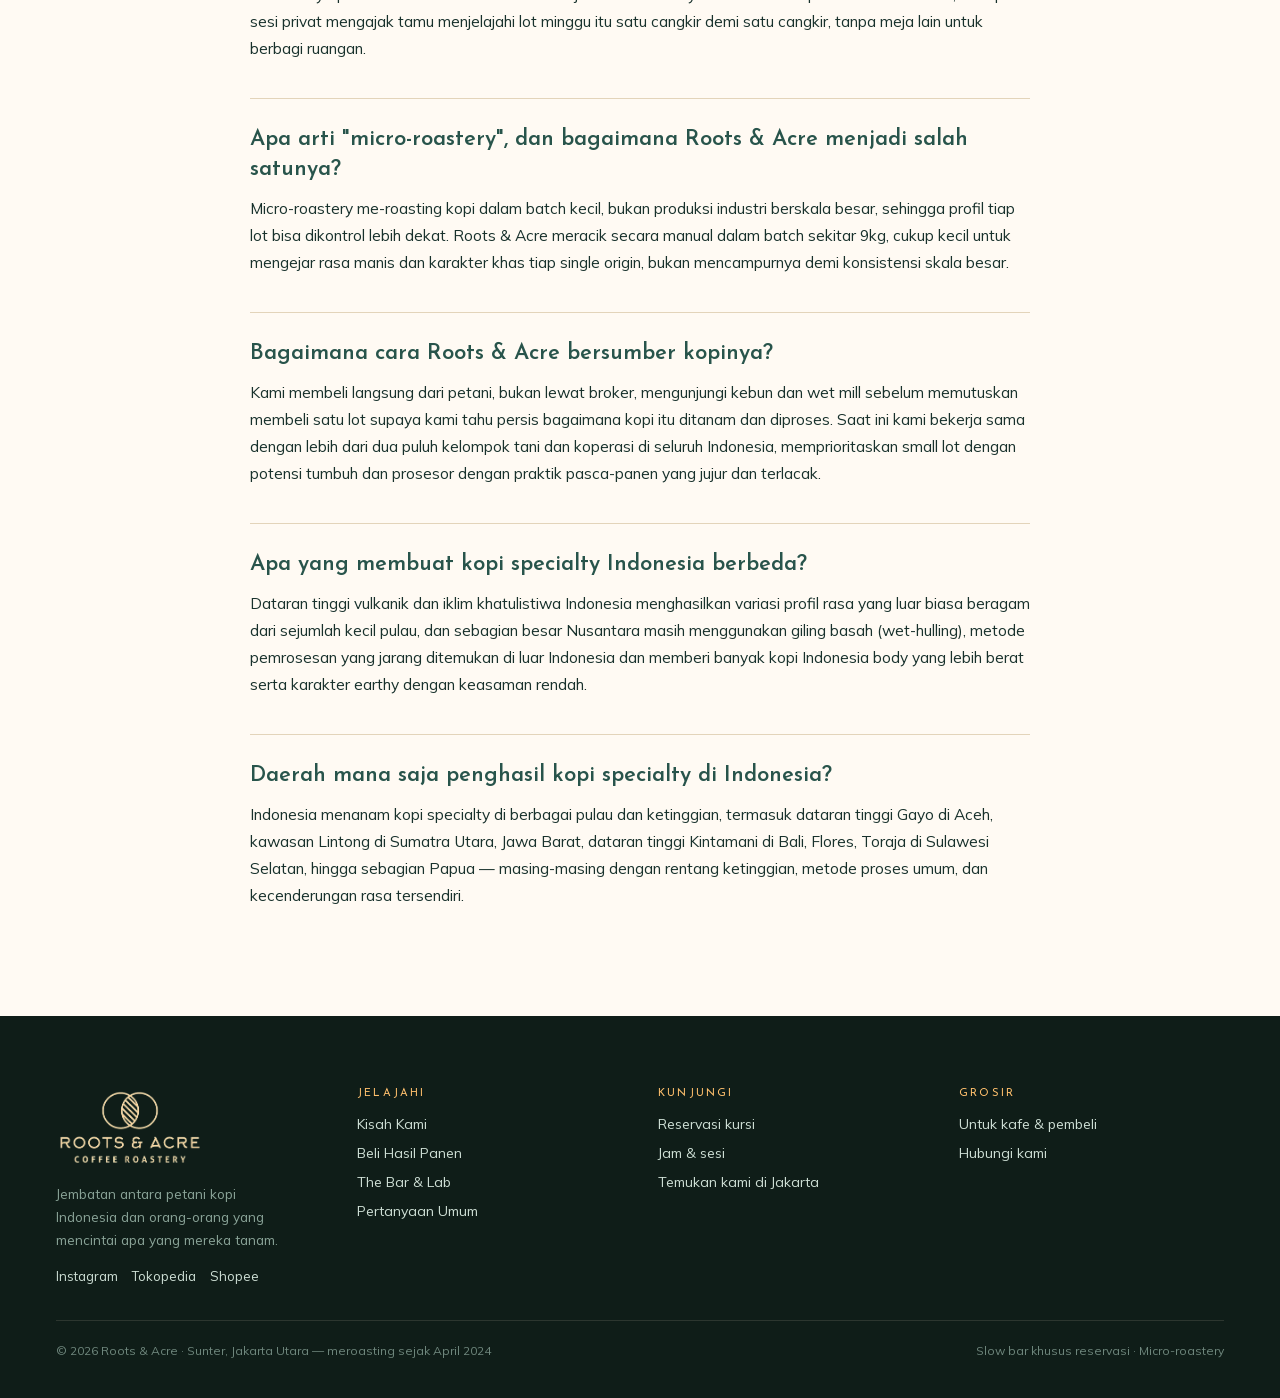
<file: id/faq/index.html>
<!DOCTYPE html>
<!-- GENERATED by scripts/build-pages.js — do not edit by hand.
     Edit the template/translations there, then run: node scripts/build-pages.js
     Both language versions are rebuilt together and must ship in the same commit. -->
<html lang="id">
<head>
  <meta charset="UTF-8" />
  <meta name="viewport" content="width=device-width, initial-scale=1.0" />
  <title>FAQ — Roots &amp; Acre Micro-roastery &amp; Slow Bar · Jakarta</title>
  <meta name="description" content="Jawaban soal reservasi kursi, membeli biji kopi Roots &amp; Acre, sample kit wholesale &amp; ekspor, dan apa yang membuat kopi specialty Indonesia berbeda — dari micro-roastery dan slow bar khusus reservasi di Jakarta." />
  <meta name="theme-color" content="#28544b" />

  <link rel="canonical" href="https://rootsandacre.com/id/faq/" />
  <link rel="alternate" hreflang="en" href="https://rootsandacre.com/faq/" />
  <link rel="alternate" hreflang="id" href="https://rootsandacre.com/id/faq/" />
  <link rel="alternate" hreflang="x-default" href="https://rootsandacre.com/faq/" />

  <!-- Open Graph / social preview -->
  <meta property="og:site_name" content="Roots &amp; Acre" />
  <meta property="og:title" content="Roots &amp; Acre — Pertanyaan yang Sering Diajukan" />
  <meta property="og:description" content="Semua yang perlu kamu tahu soal berkunjung, membeli, dan sourcing dari Roots &amp; Acre — micro-roastery dan slow bar khusus reservasi di Jakarta." />
  <meta property="og:type" content="website" />
  <meta property="og:url" content="https://rootsandacre.com/id/faq/" />
  <meta property="og:locale" content="id_ID" />
  <meta property="og:locale:alternate" content="en_US" />
  <meta property="og:image" content="https://rootsandacre.com/assets/images/og-image.jpg" />
  <meta property="og:image:width" content="1200" />
  <meta property="og:image:height" content="630" />
  <meta property="og:image:alt" content="Roots &amp; Acre — pertanyaan yang sering diajukan" />
  <meta name="twitter:card" content="summary_large_image" />
  <meta name="twitter:title" content="Roots &amp; Acre — Pertanyaan yang Sering Diajukan" />
  <meta name="twitter:description" content="Semua yang perlu kamu tahu soal berkunjung, membeli, dan sourcing dari Roots &amp; Acre — micro-roastery dan slow bar khusus reservasi di Jakarta." />
  <meta name="twitter:image" content="https://rootsandacre.com/assets/images/og-image.jpg" />

  <link rel="icon" href="/assets/symbol.svg" type="image/svg+xml" />

  <link rel="stylesheet" href="/assets/fonts/fonts.css?v=0ab31cac" />
  <link rel="stylesheet" href="/css/styles.css?v=22b31193" />
  <script src="/js/i18n.js?v=a5c35080" defer></script>

  <script type="application/ld+json">
{
  "@context": "https://schema.org",
  "@graph": [
    {
      "@type": [
        "CafeOrCoffeeShop",
        "OnlineStore"
      ],
      "@id": "https://rootsandacre.com/#business",
      "name": "Roots & Acre",
      "alternateName": "Roots and Acre",
      "description": "Roots & Acre adalah micro-roastery Indonesia dan slow bar khusus reservasi di Sunter, Jakarta Utara. Kami me-roasting lot single origin yang bersumber langsung dari kebun di seluruh Nusantara dalam batch kecil, menyajikannya dalam empat sesi slow bar privat setiap hari (reservasi via WhatsApp atau DM Instagram), dan mengirim biji kopi via Tokopedia dan Shopee.",
      "url": "https://rootsandacre.com/",
      "logo": "https://rootsandacre.com/assets/logo-full-apricot-trans.png",
      "image": "https://rootsandacre.com/assets/logo-full-apricot-trans.png",
      "telephone": "+6287870702024",
      "email": "rootsandacre@gmail.com",
      "address": {
        "@type": "PostalAddress",
        "streetAddress": "Jl. Paradise 14, Blok M No.13, RT.3/RW.19, Sunter Agung",
        "addressLocality": "Jakarta Utara",
        "addressRegion": "DKI Jakarta",
        "postalCode": "14350",
        "addressCountry": "ID"
      },
      "geo": {
        "@type": "GeoCoordinates",
        "latitude": -6.137118,
        "longitude": 106.867027
      },
      "hasMap": "https://www.google.com/maps/search/?api=1&query=Roots%20%26%20Acre%2C%20Jl.%20Paradise%2014%2C%20Blok%20M%20No.13%2C%20Sunter%20Agung%2C%20Tanjung%20Priok%2C%20Jakarta%20Utara%2014350",
      "acceptsReservations": "True",
      "servesCuisine": "Specialty coffee",
      "priceRange": "Rp 170.000–322.000",
      "currenciesAccepted": "IDR",
      "foundingDate": "2024-04",
      "sameAs": [
        "https://www.instagram.com/rootsandacre/",
        "https://www.tokopedia.com/roots-and-acre",
        "https://shopee.co.id/rootsandacre"
      ]
    },
    {
      "@type": "WebSite",
      "@id": "https://rootsandacre.com/#website",
      "url": "https://rootsandacre.com/",
      "name": "Roots & Acre",
      "inLanguage": [
        "en",
        "id"
      ],
      "publisher": {
        "@id": "https://rootsandacre.com/#business"
      }
    },
    {
      "@type": "WebPage",
      "@id": "https://rootsandacre.com/id/faq/#webpage",
      "url": "https://rootsandacre.com/id/faq/",
      "name": "FAQ — Roots & Acre Micro-roastery & Slow Bar · Jakarta",
      "description": "Jawaban soal reservasi kursi, membeli biji kopi Roots & Acre, sample kit wholesale & ekspor, dan apa yang membuat kopi specialty Indonesia berbeda — dari micro-roastery dan slow bar khusus reservasi di Jakarta.",
      "inLanguage": "id",
      "isPartOf": {
        "@id": "https://rootsandacre.com/#website"
      },
      "about": {
        "@id": "https://rootsandacre.com/#business"
      }
    },
    {
      "@type": "FAQPage",
      "@id": "https://rootsandacre.com/id/faq/#faqpage",
      "mainEntity": [
        {
          "@type": "Question",
          "name": "Bagaimana cara reservasi kursi di Roots & Acre?",
          "acceptedAnswer": {
            "@type": "Answer",
            "text": "Chat kami di WhatsApp atau kirim DM Instagram dengan tanggal dan sesi yang kamu inginkan; kami akan konfirmasi ketersediaannya dan membalas dengan detailnya. Roots & Acre khusus reservasi, jadi memesan lebih dulu adalah satu-satunya cara untuk mengamankan kursi di slow bar kami."
          }
        },
        {
          "@type": "Question",
          "name": "Apakah bisa walk-in tanpa reservasi?",
          "acceptedAnswer": {
            "@type": "Answer",
            "text": "Tidak — slow bar kami khusus reservasi, tanpa layanan walk-in kecuali saat acara khusus yang kami umumkan di Instagram. Setiap sesi bersifat privat, jadi kami tidak menggabungkan reservasi berbeda dalam satu sesi; chat kami lebih dulu di WhatsApp atau Instagram untuk booking sesi."
          }
        },
        {
          "@type": "Question",
          "name": "Di mana lokasi Roots & Acre?",
          "acceptedAnswer": {
            "@type": "Answer",
            "text": "Roastery dan slow bar Roots & Acre berada di Jl. Paradise 14, Blok M No.13, RT.3/RW.19, Sunter Agung, Tanjung Priok, Jakarta Utara, DKI Jakarta 14350."
          }
        },
        {
          "@type": "Question",
          "name": "Berapa banyak tamu yang bisa saya bawa dalam satu sesi?",
          "acceptedAnswer": {
            "@type": "Answer",
            "text": "Setiap reservasi berlaku untuk 1 hingga 4 tamu, dan setiap sesi slow bar bersifat privat — eksklusif untuk rombonganmu, tanpa digabung dengan reservasi lain. Beri tahu jumlah rombonganmu saat booking di WhatsApp supaya kami bisa menyiapkan sesuai kebutuhan."
          }
        },
        {
          "@type": "Question",
          "name": "Apa yang terjadi selama sesi slow bar?",
          "acceptedAnswer": {
            "@type": "Answer",
            "text": "Setiap sesi dari empat sesi harian kami adalah perjalanan pour-over terpandu menjelajahi lot minggu itu, dipandu langsung oleh tim kami di bar berkapasitas empat kursi — diseduh perlahan dan dijelaskan dengan santai, tanpa terburu-buru dan tanpa digabung dengan rombongan lain."
          }
        },
        {
          "@type": "Question",
          "name": "Berapa biaya untuk satu sesi slow bar?",
          "acceptedAnswer": {
            "@type": "Answer",
            "text": "Tidak ada harga sesi yang tetap — biayanya tergantung kopi apa yang tersedia hari itu dan apa yang kamu pesan selama sesi berlangsung. Chat kami di WhatsApp saat booking, dan kami bisa memberi gambaran lebih jelas sesuai lineup hari itu."
          }
        },
        {
          "@type": "Question",
          "name": "Di mana saya bisa membeli biji kopi Roots & Acre?",
          "acceptedAnswer": {
            "@type": "Answer",
            "text": "Biji kopi roasting kami tersedia di Tokopedia dan Shopee untuk pengiriman ke seluruh Indonesia, atau kamu bisa pesan langsung dengan chat kami di WhatsApp — kami bantu pilihkan roast minggu ini serta atur pembayaran dan pengirimannya."
          }
        },
        {
          "@type": "Question",
          "name": "Apakah kalian kirim ke luar Indonesia?",
          "acceptedAnswer": {
            "@type": "Answer",
            "text": "Tidak — saat ini kami hanya melayani Indonesia. Biji kopi retail dikirim dalam Indonesia lewat Tokopedia dan Shopee, dan sample kit wholesale serta green bean kami saat ini hanya tersedia untuk pembeli di dalam Indonesia."
          }
        },
        {
          "@type": "Question",
          "name": "Berapa harga biji kopi Roots & Acre?",
          "acceptedAnswer": {
            "@type": "Answer",
            "text": "Kemasan 187.5g biji kopi single origin kami saat ini berkisar Rp 170.000 hingga Rp 322.000, tergantung lot-nya. Cek Tokopedia atau Shopee untuk lineup dan harga minggu ini, atau chat kami di WhatsApp kalau ingin rekomendasi."
          }
        },
        {
          "@type": "Question",
          "name": "Apakah Roots & Acre memasok kopi untuk kafe?",
          "acceptedAnswer": {
            "@type": "Answer",
            "text": "Ya — kami bekerja sama dengan pemilik kafe dan pembeli green bean di dalam Indonesia lewat sample kit wholesale, dikirim lengkap dengan lembar traceability dan catatan roast supaya kamu bisa mengevaluasi satu lot sebelum melakukan pemesanan lebih besar."
          }
        },
        {
          "@type": "Question",
          "name": "Apakah kalian menjual green bean ke pembeli di luar Indonesia?",
          "acceptedAnswer": {
            "@type": "Answer",
            "text": "Belum saat ini — penawaran green bean kami masih terbatas untuk pembeli di dalam Indonesia, dengan indikasi harga setelah kami memahami volume dan preferensi lot-mu — chat kami di WhatsApp untuk memulai obrolannya."
          }
        },
        {
          "@type": "Question",
          "name": "Bagaimana cara meminta sample kit wholesale?",
          "acceptedAnswer": {
            "@type": "Answer",
            "text": "Chat kami di WhatsApp atau kirim email dengan nama kafe atau perusahaanmu, dan kami akan kirimkan kit berisi lima sample 100g dari lot musim ini, lengkap dengan dokumen traceability dan indikasi harga — tanpa biaya untuk pembeli yang memenuhi kriteria."
          }
        },
        {
          "@type": "Question",
          "name": "Apa itu slow bar?",
          "acceptedAnswer": {
            "@type": "Answer",
            "text": "Slow bar adalah bar kopi khusus reservasi yang dibangun di atas proses seduh manual yang tidak terburu-buru — biasanya pour-over atau metode manual sejenis — bukan layanan counter cepat. Di Roots & Acre, setiap sesi privat mengajak tamu menjelajahi lot minggu itu satu cangkir demi satu cangkir, tanpa meja lain untuk berbagi ruangan."
          }
        },
        {
          "@type": "Question",
          "name": "Apa arti \"micro-roastery\", dan bagaimana Roots & Acre menjadi salah satunya?",
          "acceptedAnswer": {
            "@type": "Answer",
            "text": "Micro-roastery me-roasting kopi dalam batch kecil, bukan produksi industri berskala besar, sehingga profil tiap lot bisa dikontrol lebih dekat. Roots & Acre meracik secara manual dalam batch sekitar 9kg, cukup kecil untuk mengejar rasa manis dan karakter khas tiap single origin, bukan mencampurnya demi konsistensi skala besar."
          }
        },
        {
          "@type": "Question",
          "name": "Bagaimana cara Roots & Acre bersumber kopinya?",
          "acceptedAnswer": {
            "@type": "Answer",
            "text": "Kami membeli langsung dari petani, bukan lewat broker, mengunjungi kebun dan wet mill sebelum memutuskan membeli satu lot supaya kami tahu persis bagaimana kopi itu ditanam dan diproses. Saat ini kami bekerja sama dengan lebih dari dua puluh kelompok tani dan koperasi di seluruh Indonesia, memprioritaskan small lot dengan potensi tumbuh dan prosesor dengan praktik pasca-panen yang jujur dan terlacak."
          }
        },
        {
          "@type": "Question",
          "name": "Apa yang membuat kopi specialty Indonesia berbeda?",
          "acceptedAnswer": {
            "@type": "Answer",
            "text": "Dataran tinggi vulkanik dan iklim khatulistiwa Indonesia menghasilkan variasi profil rasa yang luar biasa beragam dari sejumlah kecil pulau, dan sebagian besar Nusantara masih menggunakan giling basah (wet-hulling), metode pemrosesan yang jarang ditemukan di luar Indonesia dan memberi banyak kopi Indonesia body yang lebih berat serta karakter earthy dengan keasaman rendah."
          }
        },
        {
          "@type": "Question",
          "name": "Daerah mana saja penghasil kopi specialty di Indonesia?",
          "acceptedAnswer": {
            "@type": "Answer",
            "text": "Indonesia menanam kopi specialty di berbagai pulau dan ketinggian, termasuk dataran tinggi Gayo di Aceh, kawasan Lintong di Sumatra Utara, Jawa Barat, dataran tinggi Kintamani di Bali, Flores, Toraja di Sulawesi Selatan, hingga sebagian Papua — masing-masing dengan rentang ketinggian, metode proses umum, dan kecenderungan rasa tersendiri."
          }
        }
      ]
    },
    {
      "@type": "BreadcrumbList",
      "@id": "https://rootsandacre.com/id/faq/#breadcrumb",
      "itemListElement": [
        {
          "@type": "ListItem",
          "position": 1,
          "name": "Beranda",
          "item": "https://rootsandacre.com/id/"
        },
        {
          "@type": "ListItem",
          "position": 2,
          "name": "Pertanyaan Umum",
          "item": "https://rootsandacre.com/id/faq/"
        }
      ]
    }
  ]
}
  </script>

  <!-- Google Analytics 4 -->
  <script async src="https://www.googletagmanager.com/gtag/js?id=G-0M9TPP0BYN"></script>
  <script>
    window.dataLayer = window.dataLayer || [];
    function gtag(){dataLayer.push(arguments);}
    gtag('js', new Date());
    gtag('config', 'G-0M9TPP0BYN');
  </script>
</head>
<body>
  <!-- ====== NAV ====== -->
  <header class="site-nav">
    <div class="site-nav__inner">
      <a class="site-nav__brand" href="/id/#top">
        <img src="/assets/symbol.svg" alt="Roots and Acre" />
        <span class="site-nav__wordmark">Roots &amp; Acre</span>
      </a>
      <nav class="site-nav__links" aria-label="Utama">
        <a href="/id/#top">Kisah Kami</a>
        <a href="/id/#buy">Beli Hasil Panen</a>
        <a href="/id/#bar-lab">The Bar &amp; Lab</a>
        <a href="/id/#wholesale">Grosir</a>
        <a href="/id/faq/">Pertanyaan Umum</a>
      </nav>
      <div class="site-nav__actions">
        <nav class="lang-switch" aria-label="Bahasa">
          <a data-lang="en" href="/faq/" hreflang="en">EN</a>
          <a data-lang="id" href="/id/faq/" class="is-active" aria-current="page">ID</a>
        </nav>
        <a class="btn btn--gold btn--sm" href="https://wa.me/6287870702024?text=Halo%20Roots%20%26%20Acre!%20Saya%20ingin%20reservasi%20kursi%20di%20Bar%20%26%20Lab.%0A%0ATanggal%3A%20%0ASesi%3A%20%0AJumlah%20orang%3A%20%0A%0ATerima%20kasih!" target="_blank" rel="noopener">Reservasi Kursi</a>
      </div>
    </div>
  </header>

  <main>
    <section class="faq-hero">
      <span class="eyebrow eyebrow--on-dark">Jawaban langsung</span>
      <h1>Pertanyaan yang Sering Diajukan</h1>
      <p>Jawaban langsung soal reservasi slow bar, membeli hasil panen, serta sample kit wholesale &amp; ekspor dari Roots &amp; Acre — micro-roastery dan slow bar khusus reservasi di Jakarta.</p>
    </section>

    <div class="torn torn--dark-to-paper" aria-hidden="true"></div>
    <section class="faq-body">
      <div class="faq-body__inner">
      <div class="faq-group">
        <div class="eyebrow faq-group__label">Kunjungan &amp; Reservasi</div>
        <div class="faq-item">
          <h2>Bagaimana cara reservasi kursi di Roots &amp; Acre?</h2>
          <p>Chat kami di WhatsApp atau kirim DM Instagram dengan tanggal dan sesi yang kamu inginkan; kami akan konfirmasi ketersediaannya dan membalas dengan detailnya. Roots &amp; Acre khusus reservasi, jadi memesan lebih dulu adalah satu-satunya cara untuk mengamankan kursi di slow bar kami.</p>
          <a class="faq-item__cta" href="https://wa.me/6287870702024?text=Halo%20Roots%20%26%20Acre!%20Saya%20ingin%20reservasi%20kursi%20di%20Bar%20%26%20Lab.%0A%0ATanggal%3A%20%0ASesi%3A%20%0AJumlah%20orang%3A%20%0A%0ATerima%20kasih!" target="_blank" rel="noopener">Reservasi via WhatsApp →</a>
        </div>
        <div class="faq-item">
          <h2>Apakah bisa walk-in tanpa reservasi?</h2>
          <p>Tidak — slow bar kami khusus reservasi, tanpa layanan walk-in kecuali saat acara khusus yang kami umumkan di Instagram. Setiap sesi bersifat privat, jadi kami tidak menggabungkan reservasi berbeda dalam satu sesi; chat kami lebih dulu di WhatsApp atau Instagram untuk booking sesi.</p>
        </div>
        <div class="faq-item">
          <h2>Di mana lokasi Roots &amp; Acre?</h2>
          <p>Roastery dan slow bar Roots &amp; Acre berada di Jl. Paradise 14, Blok M No.13, RT.3/RW.19, Sunter Agung, Tanjung Priok, Jakarta Utara, DKI Jakarta 14350.</p>
          <a class="faq-item__cta" href="https://www.google.com/maps/search/?api=1&query=Roots%20%26%20Acre%2C%20Jl.%20Paradise%2014%2C%20Blok%20M%20No.13%2C%20Sunter%20Agung%2C%20Tanjung%20Priok%2C%20Jakarta%20Utara%2014350" target="_blank" rel="noopener">Buka di Google Maps →</a>
        </div>
        <div class="faq-item">
          <h2>Berapa banyak tamu yang bisa saya bawa dalam satu sesi?</h2>
          <p>Setiap reservasi berlaku untuk 1 hingga 4 tamu, dan setiap sesi slow bar bersifat privat — eksklusif untuk rombonganmu, tanpa digabung dengan reservasi lain. Beri tahu jumlah rombonganmu saat booking di WhatsApp supaya kami bisa menyiapkan sesuai kebutuhan.</p>
        </div>
        <div class="faq-item">
          <h2>Apa yang terjadi selama sesi slow bar?</h2>
          <p>Setiap sesi dari empat sesi harian kami adalah perjalanan pour-over terpandu menjelajahi lot minggu itu, dipandu langsung oleh tim kami di bar berkapasitas empat kursi — diseduh perlahan dan dijelaskan dengan santai, tanpa terburu-buru dan tanpa digabung dengan rombongan lain.</p>
        </div>
        <div class="faq-item">
          <h2>Berapa biaya untuk satu sesi slow bar?</h2>
          <p>Tidak ada harga sesi yang tetap — biayanya tergantung kopi apa yang tersedia hari itu dan apa yang kamu pesan selama sesi berlangsung. Chat kami di WhatsApp saat booking, dan kami bisa memberi gambaran lebih jelas sesuai lineup hari itu.</p>
          <a class="faq-item__cta" href="https://wa.me/6287870702024?text=Halo%20Roots%20%26%20Acre!%20Saya%20ingin%20reservasi%20kursi%20di%20Bar%20%26%20Lab.%0A%0ATanggal%3A%20%0ASesi%3A%20%0AJumlah%20orang%3A%20%0A%0ATerima%20kasih!" target="_blank" rel="noopener">Reservasi via WhatsApp →</a>
        </div>
      </div>
      <div class="faq-group">
        <div class="eyebrow faq-group__label">Membeli Biji Kopi</div>
        <div class="faq-item">
          <h2>Di mana saya bisa membeli biji kopi Roots &amp; Acre?</h2>
          <p>Biji kopi roasting kami tersedia di Tokopedia dan Shopee untuk pengiriman ke seluruh Indonesia, atau kamu bisa pesan langsung dengan chat kami di WhatsApp — kami bantu pilihkan roast minggu ini serta atur pembayaran dan pengirimannya.</p>
          <a class="faq-item__cta" href="https://wa.me/6287870702024?text=Halo%20Roots%20%26%20Acre!%20Saya%20ingin%20memesan%20kopi.%20Bisa%20dibantu%20pilih%20lot%20minggu%20ini%3F" target="_blank" rel="noopener">Chat dengan kami</a>
        </div>
        <div class="faq-item">
          <h2>Apakah kalian kirim ke luar Indonesia?</h2>
          <p>Tidak — saat ini kami hanya melayani Indonesia. Biji kopi retail dikirim dalam Indonesia lewat Tokopedia dan Shopee, dan sample kit wholesale serta green bean kami saat ini hanya tersedia untuk pembeli di dalam Indonesia.</p>
        </div>
        <div class="faq-item">
          <h2>Berapa harga biji kopi Roots &amp; Acre?</h2>
          <p>Kemasan 187.5g biji kopi single origin kami saat ini berkisar Rp 170.000 hingga Rp 322.000, tergantung lot-nya. Cek Tokopedia atau Shopee untuk lineup dan harga minggu ini, atau chat kami di WhatsApp kalau ingin rekomendasi.</p>
        </div>
      </div>
      <div class="faq-group">
        <div class="eyebrow faq-group__label">Grosir &amp; Ekspor</div>
        <div class="faq-item">
          <h2>Apakah Roots &amp; Acre memasok kopi untuk kafe?</h2>
          <p>Ya — kami bekerja sama dengan pemilik kafe dan pembeli green bean di dalam Indonesia lewat sample kit wholesale, dikirim lengkap dengan lembar traceability dan catatan roast supaya kamu bisa mengevaluasi satu lot sebelum melakukan pemesanan lebih besar.</p>
        </div>
        <div class="faq-item">
          <h2>Apakah kalian menjual green bean ke pembeli di luar Indonesia?</h2>
          <p>Belum saat ini — penawaran green bean kami masih terbatas untuk pembeli di dalam Indonesia, dengan indikasi harga setelah kami memahami volume dan preferensi lot-mu — chat kami di WhatsApp untuk memulai obrolannya.</p>
        </div>
        <div class="faq-item">
          <h2>Bagaimana cara meminta sample kit wholesale?</h2>
          <p>Chat kami di WhatsApp atau kirim email dengan nama kafe atau perusahaanmu, dan kami akan kirimkan kit berisi lima sample 100g dari lot musim ini, lengkap dengan dokumen traceability dan indikasi harga — tanpa biaya untuk pembeli yang memenuhi kriteria.</p>
          <a class="faq-item__cta" href="https://wa.me/6287870702024?text=Halo%20Roots%20%26%20Acre!%20Saya%20dari%20%5Bnama%20kafe%2Fperusahaan%5D%2C%20tertarik%20dengan%20sample%20kit%20wholesale%2Fexport." target="_blank" rel="noopener">Chat Kami di WhatsApp</a>
        </div>
      </div>
      <div class="faq-group">
        <div class="eyebrow faq-group__label">Tentang Roots &amp; Acre &amp; Kopi Indonesia</div>
        <div class="faq-item">
          <h2>Apa itu slow bar?</h2>
          <p>Slow bar adalah bar kopi khusus reservasi yang dibangun di atas proses seduh manual yang tidak terburu-buru — biasanya pour-over atau metode manual sejenis — bukan layanan counter cepat. Di Roots &amp; Acre, setiap sesi privat mengajak tamu menjelajahi lot minggu itu satu cangkir demi satu cangkir, tanpa meja lain untuk berbagi ruangan.</p>
        </div>
        <div class="faq-item">
          <h2>Apa arti "micro-roastery", dan bagaimana Roots &amp; Acre menjadi salah satunya?</h2>
          <p>Micro-roastery me-roasting kopi dalam batch kecil, bukan produksi industri berskala besar, sehingga profil tiap lot bisa dikontrol lebih dekat. Roots &amp; Acre meracik secara manual dalam batch sekitar 9kg, cukup kecil untuk mengejar rasa manis dan karakter khas tiap single origin, bukan mencampurnya demi konsistensi skala besar.</p>
        </div>
        <div class="faq-item">
          <h2>Bagaimana cara Roots &amp; Acre bersumber kopinya?</h2>
          <p>Kami membeli langsung dari petani, bukan lewat broker, mengunjungi kebun dan wet mill sebelum memutuskan membeli satu lot supaya kami tahu persis bagaimana kopi itu ditanam dan diproses. Saat ini kami bekerja sama dengan lebih dari dua puluh kelompok tani dan koperasi di seluruh Indonesia, memprioritaskan small lot dengan potensi tumbuh dan prosesor dengan praktik pasca-panen yang jujur dan terlacak.</p>
        </div>
        <div class="faq-item">
          <h2>Apa yang membuat kopi specialty Indonesia berbeda?</h2>
          <p>Dataran tinggi vulkanik dan iklim khatulistiwa Indonesia menghasilkan variasi profil rasa yang luar biasa beragam dari sejumlah kecil pulau, dan sebagian besar Nusantara masih menggunakan giling basah (wet-hulling), metode pemrosesan yang jarang ditemukan di luar Indonesia dan memberi banyak kopi Indonesia body yang lebih berat serta karakter earthy dengan keasaman rendah.</p>
        </div>
        <div class="faq-item">
          <h2>Daerah mana saja penghasil kopi specialty di Indonesia?</h2>
          <p>Indonesia menanam kopi specialty di berbagai pulau dan ketinggian, termasuk dataran tinggi Gayo di Aceh, kawasan Lintong di Sumatra Utara, Jawa Barat, dataran tinggi Kintamani di Bali, Flores, Toraja di Sulawesi Selatan, hingga sebagian Papua — masing-masing dengan rentang ketinggian, metode proses umum, dan kecenderungan rasa tersendiri.</p>
        </div>
      </div>
      </div>
    </section>
  </main>

  <!-- ====== FOOTER ====== -->
  <footer class="site-footer">
    <div class="site-footer__grid">
      <div>
        <img class="site-footer__logo" src="/assets/logo-full-apricot-trans.png" alt="Roots and Acre Coffee Roastery" />
        <p class="site-footer__mission">Jembatan antara petani kopi Indonesia dan orang-orang yang mencintai apa yang mereka tanam.</p>
        <div class="site-footer__social">
          <a href="https://www.instagram.com/rootsandacre/" target="_blank" rel="noopener">Instagram</a>
          <a href="https://www.tokopedia.com/roots-and-acre" target="_blank" rel="noopener">Tokopedia</a>
          <a href="https://shopee.co.id/rootsandacre" target="_blank" rel="noopener">Shopee</a>
        </div>
      </div>
      <div class="site-footer__col">
        <div class="site-footer__col-title">Jelajahi</div>
        <a href="/id/#top">Kisah Kami</a>
        <a href="/id/#buy">Beli Hasil Panen</a>
        <a href="/id/#bar-lab">The Bar &amp; Lab</a>
        <a href="/id/faq/">Pertanyaan Umum</a>
      </div>
      <div class="site-footer__col">
        <div class="site-footer__col-title">Kunjungi</div>
        <a href="https://wa.me/6287870702024?text=Halo%20Roots%20%26%20Acre!%20Saya%20ingin%20reservasi%20kursi%20di%20Bar%20%26%20Lab.%0A%0ATanggal%3A%20%0ASesi%3A%20%0AJumlah%20orang%3A%20%0A%0ATerima%20kasih!" target="_blank" rel="noopener">Reservasi kursi</a>
        <a href="/id/#visit">Jam &amp; sesi</a>
        <a href="https://www.google.com/maps/search/?api=1&query=Roots%20%26%20Acre%2C%20Jl.%20Paradise%2014%2C%20Blok%20M%20No.13%2C%20Sunter%20Agung%2C%20Tanjung%20Priok%2C%20Jakarta%20Utara%2014350" target="_blank" rel="noopener">Temukan kami di Jakarta</a>
      </div>
      <div class="site-footer__col">
        <div class="site-footer__col-title">Grosir</div>
        <a href="/id/#wholesale">Untuk kafe &amp; pembeli</a>
        <a href="https://wa.me/6287870702024?text=Halo%20Roots%20%26%20Acre!%20Saya%20dari%20%5Bnama%20kafe%2Fperusahaan%5D%2C%20tertarik%20dengan%20sample%20kit%20wholesale%2Fexport." target="_blank" rel="noopener">Hubungi kami</a>
      </div>
    </div>
    <div class="site-footer__bottom">
      <span>© 2026 Roots &amp; Acre · Sunter, Jakarta Utara — meroasting sejak April 2024</span>
      <span>Slow bar khusus reservasi · Micro-roastery</span>
    </div>
  </footer>
</body>
</html>
</file>
<file: assets/fonts/fonts.css>
/* Self-hosted Google Fonts (latin + latin-ext subsets).
   Regenerate with the fetch script noted in README if families/weights change. */

/* Caveat 600 latin-ext */
@font-face {
  font-family: 'Caveat';
  font-style: normal;
  font-weight: 600;
  font-display: swap;
  src: url(/assets/fonts/caveat-600-latin-ext.woff2) format('woff2');
  unicode-range: U+0100-02BA, U+02BD-02C5, U+02C7-02CC, U+02CE-02D7, U+02DD-02FF, U+0304, U+0308, U+0329, U+1D00-1DBF, U+1E00-1E9F, U+1EF2-1EFF, U+2020, U+20A0-20AB, U+20AD-20C0, U+2113, U+2C60-2C7F, U+A720-A7FF;
}

/* Caveat 600 latin */
@font-face {
  font-family: 'Caveat';
  font-style: normal;
  font-weight: 600;
  font-display: swap;
  src: url(/assets/fonts/caveat-600-latin.woff2) format('woff2');
  unicode-range: U+0000-00FF, U+0131, U+0152-0153, U+02BB-02BC, U+02C6, U+02DA, U+02DC, U+0304, U+0308, U+0329, U+2000-206F, U+20AC, U+2122, U+2191, U+2193, U+2212, U+2215, U+FEFF, U+FFFD;
}

/* Caveat 700 latin-ext */
@font-face {
  font-family: 'Caveat';
  font-style: normal;
  font-weight: 700;
  font-display: swap;
  src: url(/assets/fonts/caveat-700-latin-ext.woff2) format('woff2');
  unicode-range: U+0100-02BA, U+02BD-02C5, U+02C7-02CC, U+02CE-02D7, U+02DD-02FF, U+0304, U+0308, U+0329, U+1D00-1DBF, U+1E00-1E9F, U+1EF2-1EFF, U+2020, U+20A0-20AB, U+20AD-20C0, U+2113, U+2C60-2C7F, U+A720-A7FF;
}

/* Caveat 700 latin */
@font-face {
  font-family: 'Caveat';
  font-style: normal;
  font-weight: 700;
  font-display: swap;
  src: url(/assets/fonts/caveat-700-latin.woff2) format('woff2');
  unicode-range: U+0000-00FF, U+0131, U+0152-0153, U+02BB-02BC, U+02C6, U+02DA, U+02DC, U+0304, U+0308, U+0329, U+2000-206F, U+20AC, U+2122, U+2191, U+2193, U+2212, U+2215, U+FEFF, U+FFFD;
}

/* Cormorant Garamond 400 italic latin-ext */
@font-face {
  font-family: 'Cormorant Garamond';
  font-style: italic;
  font-weight: 400;
  font-display: swap;
  src: url(/assets/fonts/cormorant-garamond-400-italic-latin-ext.woff2) format('woff2');
  unicode-range: U+0100-02BA, U+02BD-02C5, U+02C7-02CC, U+02CE-02D7, U+02DD-02FF, U+0304, U+0308, U+0329, U+1D00-1DBF, U+1E00-1E9F, U+1EF2-1EFF, U+2020, U+20A0-20AB, U+20AD-20C0, U+2113, U+2C60-2C7F, U+A720-A7FF;
}

/* Cormorant Garamond 400 italic latin */
@font-face {
  font-family: 'Cormorant Garamond';
  font-style: italic;
  font-weight: 400;
  font-display: swap;
  src: url(/assets/fonts/cormorant-garamond-400-italic-latin.woff2) format('woff2');
  unicode-range: U+0000-00FF, U+0131, U+0152-0153, U+02BB-02BC, U+02C6, U+02DA, U+02DC, U+0304, U+0308, U+0329, U+2000-206F, U+20AC, U+2122, U+2191, U+2193, U+2212, U+2215, U+FEFF, U+FFFD;
}

/* Cormorant Garamond 400 latin-ext */
@font-face {
  font-family: 'Cormorant Garamond';
  font-style: normal;
  font-weight: 400;
  font-display: swap;
  src: url(/assets/fonts/cormorant-garamond-400-latin-ext.woff2) format('woff2');
  unicode-range: U+0100-02BA, U+02BD-02C5, U+02C7-02CC, U+02CE-02D7, U+02DD-02FF, U+0304, U+0308, U+0329, U+1D00-1DBF, U+1E00-1E9F, U+1EF2-1EFF, U+2020, U+20A0-20AB, U+20AD-20C0, U+2113, U+2C60-2C7F, U+A720-A7FF;
}

/* Cormorant Garamond 400 latin */
@font-face {
  font-family: 'Cormorant Garamond';
  font-style: normal;
  font-weight: 400;
  font-display: swap;
  src: url(/assets/fonts/cormorant-garamond-400-latin.woff2) format('woff2');
  unicode-range: U+0000-00FF, U+0131, U+0152-0153, U+02BB-02BC, U+02C6, U+02DA, U+02DC, U+0304, U+0308, U+0329, U+2000-206F, U+20AC, U+2122, U+2191, U+2193, U+2212, U+2215, U+FEFF, U+FFFD;
}

/* Josefin Sans 300 latin-ext */
@font-face {
  font-family: 'Josefin Sans';
  font-style: normal;
  font-weight: 300;
  font-display: swap;
  src: url(/assets/fonts/josefin-sans-300-latin-ext.woff2) format('woff2');
  unicode-range: U+0100-02BA, U+02BD-02C5, U+02C7-02CC, U+02CE-02D7, U+02DD-02FF, U+0304, U+0308, U+0329, U+1D00-1DBF, U+1E00-1E9F, U+1EF2-1EFF, U+2020, U+20A0-20AB, U+20AD-20C0, U+2113, U+2C60-2C7F, U+A720-A7FF;
}

/* Josefin Sans 300 latin */
@font-face {
  font-family: 'Josefin Sans';
  font-style: normal;
  font-weight: 300;
  font-display: swap;
  src: url(/assets/fonts/josefin-sans-300-latin.woff2) format('woff2');
  unicode-range: U+0000-00FF, U+0131, U+0152-0153, U+02BB-02BC, U+02C6, U+02DA, U+02DC, U+0304, U+0308, U+0329, U+2000-206F, U+20AC, U+2122, U+2191, U+2193, U+2212, U+2215, U+FEFF, U+FFFD;
}

/* Josefin Sans 400 latin-ext */
@font-face {
  font-family: 'Josefin Sans';
  font-style: normal;
  font-weight: 400;
  font-display: swap;
  src: url(/assets/fonts/josefin-sans-400-latin-ext.woff2) format('woff2');
  unicode-range: U+0100-02BA, U+02BD-02C5, U+02C7-02CC, U+02CE-02D7, U+02DD-02FF, U+0304, U+0308, U+0329, U+1D00-1DBF, U+1E00-1E9F, U+1EF2-1EFF, U+2020, U+20A0-20AB, U+20AD-20C0, U+2113, U+2C60-2C7F, U+A720-A7FF;
}

/* Josefin Sans 400 latin */
@font-face {
  font-family: 'Josefin Sans';
  font-style: normal;
  font-weight: 400;
  font-display: swap;
  src: url(/assets/fonts/josefin-sans-400-latin.woff2) format('woff2');
  unicode-range: U+0000-00FF, U+0131, U+0152-0153, U+02BB-02BC, U+02C6, U+02DA, U+02DC, U+0304, U+0308, U+0329, U+2000-206F, U+20AC, U+2122, U+2191, U+2193, U+2212, U+2215, U+FEFF, U+FFFD;
}

/* Josefin Sans 500 latin-ext */
@font-face {
  font-family: 'Josefin Sans';
  font-style: normal;
  font-weight: 500;
  font-display: swap;
  src: url(/assets/fonts/josefin-sans-500-latin-ext.woff2) format('woff2');
  unicode-range: U+0100-02BA, U+02BD-02C5, U+02C7-02CC, U+02CE-02D7, U+02DD-02FF, U+0304, U+0308, U+0329, U+1D00-1DBF, U+1E00-1E9F, U+1EF2-1EFF, U+2020, U+20A0-20AB, U+20AD-20C0, U+2113, U+2C60-2C7F, U+A720-A7FF;
}

/* Josefin Sans 500 latin */
@font-face {
  font-family: 'Josefin Sans';
  font-style: normal;
  font-weight: 500;
  font-display: swap;
  src: url(/assets/fonts/josefin-sans-500-latin.woff2) format('woff2');
  unicode-range: U+0000-00FF, U+0131, U+0152-0153, U+02BB-02BC, U+02C6, U+02DA, U+02DC, U+0304, U+0308, U+0329, U+2000-206F, U+20AC, U+2122, U+2191, U+2193, U+2212, U+2215, U+FEFF, U+FFFD;
}

/* Josefin Sans 600 latin-ext */
@font-face {
  font-family: 'Josefin Sans';
  font-style: normal;
  font-weight: 600;
  font-display: swap;
  src: url(/assets/fonts/josefin-sans-600-latin-ext.woff2) format('woff2');
  unicode-range: U+0100-02BA, U+02BD-02C5, U+02C7-02CC, U+02CE-02D7, U+02DD-02FF, U+0304, U+0308, U+0329, U+1D00-1DBF, U+1E00-1E9F, U+1EF2-1EFF, U+2020, U+20A0-20AB, U+20AD-20C0, U+2113, U+2C60-2C7F, U+A720-A7FF;
}

/* Josefin Sans 600 latin */
@font-face {
  font-family: 'Josefin Sans';
  font-style: normal;
  font-weight: 600;
  font-display: swap;
  src: url(/assets/fonts/josefin-sans-600-latin.woff2) format('woff2');
  unicode-range: U+0000-00FF, U+0131, U+0152-0153, U+02BB-02BC, U+02C6, U+02DA, U+02DC, U+0304, U+0308, U+0329, U+2000-206F, U+20AC, U+2122, U+2191, U+2193, U+2212, U+2215, U+FEFF, U+FFFD;
}

/* Josefin Sans 700 latin-ext */
@font-face {
  font-family: 'Josefin Sans';
  font-style: normal;
  font-weight: 700;
  font-display: swap;
  src: url(/assets/fonts/josefin-sans-700-latin-ext.woff2) format('woff2');
  unicode-range: U+0100-02BA, U+02BD-02C5, U+02C7-02CC, U+02CE-02D7, U+02DD-02FF, U+0304, U+0308, U+0329, U+1D00-1DBF, U+1E00-1E9F, U+1EF2-1EFF, U+2020, U+20A0-20AB, U+20AD-20C0, U+2113, U+2C60-2C7F, U+A720-A7FF;
}

/* Josefin Sans 700 latin */
@font-face {
  font-family: 'Josefin Sans';
  font-style: normal;
  font-weight: 700;
  font-display: swap;
  src: url(/assets/fonts/josefin-sans-700-latin.woff2) format('woff2');
  unicode-range: U+0000-00FF, U+0131, U+0152-0153, U+02BB-02BC, U+02C6, U+02DA, U+02DC, U+0304, U+0308, U+0329, U+2000-206F, U+20AC, U+2122, U+2191, U+2193, U+2212, U+2215, U+FEFF, U+FFFD;
}

/* Mulish 400 italic latin-ext */
@font-face {
  font-family: 'Mulish';
  font-style: italic;
  font-weight: 400;
  font-display: swap;
  src: url(/assets/fonts/mulish-400-italic-latin-ext.woff2) format('woff2');
  unicode-range: U+0100-02BA, U+02BD-02C5, U+02C7-02CC, U+02CE-02D7, U+02DD-02FF, U+0304, U+0308, U+0329, U+1D00-1DBF, U+1E00-1E9F, U+1EF2-1EFF, U+2020, U+20A0-20AB, U+20AD-20C0, U+2113, U+2C60-2C7F, U+A720-A7FF;
}

/* Mulish 400 italic latin */
@font-face {
  font-family: 'Mulish';
  font-style: italic;
  font-weight: 400;
  font-display: swap;
  src: url(/assets/fonts/mulish-400-italic-latin.woff2) format('woff2');
  unicode-range: U+0000-00FF, U+0131, U+0152-0153, U+02BB-02BC, U+02C6, U+02DA, U+02DC, U+0304, U+0308, U+0329, U+2000-206F, U+20AC, U+2122, U+2191, U+2193, U+2212, U+2215, U+FEFF, U+FFFD;
}

/* Mulish 300 latin-ext */
@font-face {
  font-family: 'Mulish';
  font-style: normal;
  font-weight: 300;
  font-display: swap;
  src: url(/assets/fonts/mulish-300-latin-ext.woff2) format('woff2');
  unicode-range: U+0100-02BA, U+02BD-02C5, U+02C7-02CC, U+02CE-02D7, U+02DD-02FF, U+0304, U+0308, U+0329, U+1D00-1DBF, U+1E00-1E9F, U+1EF2-1EFF, U+2020, U+20A0-20AB, U+20AD-20C0, U+2113, U+2C60-2C7F, U+A720-A7FF;
}

/* Mulish 300 latin */
@font-face {
  font-family: 'Mulish';
  font-style: normal;
  font-weight: 300;
  font-display: swap;
  src: url(/assets/fonts/mulish-300-latin.woff2) format('woff2');
  unicode-range: U+0000-00FF, U+0131, U+0152-0153, U+02BB-02BC, U+02C6, U+02DA, U+02DC, U+0304, U+0308, U+0329, U+2000-206F, U+20AC, U+2122, U+2191, U+2193, U+2212, U+2215, U+FEFF, U+FFFD;
}

/* Mulish 400 latin-ext */
@font-face {
  font-family: 'Mulish';
  font-style: normal;
  font-weight: 400;
  font-display: swap;
  src: url(/assets/fonts/mulish-400-latin-ext.woff2) format('woff2');
  unicode-range: U+0100-02BA, U+02BD-02C5, U+02C7-02CC, U+02CE-02D7, U+02DD-02FF, U+0304, U+0308, U+0329, U+1D00-1DBF, U+1E00-1E9F, U+1EF2-1EFF, U+2020, U+20A0-20AB, U+20AD-20C0, U+2113, U+2C60-2C7F, U+A720-A7FF;
}

/* Mulish 400 latin */
@font-face {
  font-family: 'Mulish';
  font-style: normal;
  font-weight: 400;
  font-display: swap;
  src: url(/assets/fonts/mulish-400-latin.woff2) format('woff2');
  unicode-range: U+0000-00FF, U+0131, U+0152-0153, U+02BB-02BC, U+02C6, U+02DA, U+02DC, U+0304, U+0308, U+0329, U+2000-206F, U+20AC, U+2122, U+2191, U+2193, U+2212, U+2215, U+FEFF, U+FFFD;
}

/* Mulish 600 latin-ext */
@font-face {
  font-family: 'Mulish';
  font-style: normal;
  font-weight: 600;
  font-display: swap;
  src: url(/assets/fonts/mulish-600-latin-ext.woff2) format('woff2');
  unicode-range: U+0100-02BA, U+02BD-02C5, U+02C7-02CC, U+02CE-02D7, U+02DD-02FF, U+0304, U+0308, U+0329, U+1D00-1DBF, U+1E00-1E9F, U+1EF2-1EFF, U+2020, U+20A0-20AB, U+20AD-20C0, U+2113, U+2C60-2C7F, U+A720-A7FF;
}

/* Mulish 600 latin */
@font-face {
  font-family: 'Mulish';
  font-style: normal;
  font-weight: 600;
  font-display: swap;
  src: url(/assets/fonts/mulish-600-latin.woff2) format('woff2');
  unicode-range: U+0000-00FF, U+0131, U+0152-0153, U+02BB-02BC, U+02C6, U+02DA, U+02DC, U+0304, U+0308, U+0329, U+2000-206F, U+20AC, U+2122, U+2191, U+2193, U+2212, U+2215, U+FEFF, U+FFFD;
}

/* Mulish 700 latin-ext */
@font-face {
  font-family: 'Mulish';
  font-style: normal;
  font-weight: 700;
  font-display: swap;
  src: url(/assets/fonts/mulish-700-latin-ext.woff2) format('woff2');
  unicode-range: U+0100-02BA, U+02BD-02C5, U+02C7-02CC, U+02CE-02D7, U+02DD-02FF, U+0304, U+0308, U+0329, U+1D00-1DBF, U+1E00-1E9F, U+1EF2-1EFF, U+2020, U+20A0-20AB, U+20AD-20C0, U+2113, U+2C60-2C7F, U+A720-A7FF;
}

/* Mulish 700 latin */
@font-face {
  font-family: 'Mulish';
  font-style: normal;
  font-weight: 700;
  font-display: swap;
  src: url(/assets/fonts/mulish-700-latin.woff2) format('woff2');
  unicode-range: U+0000-00FF, U+0131, U+0152-0153, U+02BB-02BC, U+02C6, U+02DA, U+02DC, U+0304, U+0308, U+0329, U+2000-206F, U+20AC, U+2122, U+2191, U+2193, U+2212, U+2215, U+FEFF, U+FFFD;
}
</file>
<file: css/styles.css>
/* ============================================================
   ROOTS & ACRE — Launch site styles
   Built from the design handoff (design-reference.dc.html) and
   the Roots & Acre design system tokens.
   ============================================================ */

/* ---------- TOKENS ----------
   scripts/build-beans.js lifts everything between the TOKENS:START and
   TOKENS:END markers verbatim and inlines it into beans.rootsandacre.com,
   so the bio page can't drift from the main site's palette. Keep the
   markers in place; edit the values freely. */
/* TOKENS:START */
:root {
  /* Brand colors */
  --ra-green:        #28544b;
  --ra-green-dark:   #18312c;
  --ra-green-mid:    #38776a;
  --ra-gold:         #ffc06d;
  --ra-apricot:      #ffd6a0;
  --ra-cream:        #ffecd3;
  --ra-white:        #ffffff;

  /* Accessible ink shades (amber text on light) */
  --ra-amber-ink:    #9a531a;
  --ra-roast:        #7a3e12;

  /* Semantic — light */
  --ra-bg:           var(--ra-cream);
  --ra-surface:      var(--ra-white);
  --ra-surface-2:    #fff6e9;
  --ra-text:         var(--ra-green-dark);
  --ra-text-muted:   #4a5d56;
  --ra-heading:      var(--ra-green);
  --ra-border:       #e3d4ba;

  /* Dark-surface companions */
  --ra-bg-darkest:   #0f1d18;
  --ra-text-on-dark: var(--ra-cream);
  --ra-body-on-dark: #ecdcc6;
  --ra-muted-on-dark:#cfe0d6;

  /* Functional */
  --ra-whatsapp:     #1eaf5c;
  --ra-ink-hand:     #ffd21e;

  /* Type */
  --ra-font-display: "Josefin Sans", "Century Gothic", system-ui, sans-serif;
  --ra-font-body:    "Mulish", "Helvetica Neue", Arial, sans-serif;
  --ra-font-serif:   "Cormorant Garamond", Georgia, "Times New Roman", serif;
  --ra-font-hand:    "Caveat", cursive;

  /* Shape & elevation */
  --ra-radius-md:    12px;
  --ra-radius-lg:    16px;
  --ra-radius-pill:  999px;
  --ra-shadow-md:    0 6px 20px rgba(24, 49, 44, .12);
  --ra-shadow-lg:    0 18px 48px rgba(24, 49, 44, .18);

  /* Motion */
  --ra-ease:         cubic-bezier(.2, .7, .2, 1);
  --ra-duration:     240ms;

  /* Layout */
  --ra-container:    1200px;
  --ra-section-pad:  clamp(48px, 9vw, 96px) clamp(20px, 6vw, 56px);
  --ra-h2-size:      clamp(32px, 4vw, 48px);
}
/* TOKENS:END */

/* ---------- BASE ---------- */
*, *::before, *::after { box-sizing: border-box; }
html { scroll-behavior: smooth; }
html, body { margin: 0; padding: 0; }
body {
  background: var(--ra-bg);
  font-family: var(--ra-font-body);
  -webkit-font-smoothing: antialiased;
  color: var(--ra-text);
}
a { color: var(--ra-amber-ink); }
a:hover { color: var(--ra-green); }
::-webkit-scrollbar { width: 10px; height: 10px; }
::-webkit-scrollbar-thumb { background: rgba(24,49,44,.22); border-radius: 999px; }
::-webkit-scrollbar-track { background: transparent; }
@keyframes ra-fade {
  from { opacity: 0; transform: translateY(10px); }
  to   { opacity: 1; transform: translateY(0); }
}

/* ---------- COMPONENTS ---------- */

/* Buttons — full pill, Josefin Sans, quick calm motion */
.btn {
  display: inline-flex;
  align-items: center;
  justify-content: center;
  font-family: var(--ra-font-display);
  font-weight: 600;
  letter-spacing: .04em;
  border-radius: var(--ra-radius-pill);
  text-decoration: none;
  border: 0;
  cursor: pointer;
  transition: background var(--ra-duration) var(--ra-ease),
              color var(--ra-duration) var(--ra-ease),
              border-color var(--ra-duration) var(--ra-ease),
              transform var(--ra-duration) var(--ra-ease);
}
.btn:active { transform: scale(.97); }

.btn--sm { font-size: 13px;  padding: 12px 22px; }
.btn--md { font-size: 14px;  padding: 13px 26px; }
.btn--lg { font-size: 15px;  padding: 16px 30px; }

.btn--gold { background: var(--ra-gold); color: var(--ra-green-dark); }
.btn--gold:hover { background: #ffcf8d; color: var(--ra-green-dark); }

.btn--primary { background: var(--ra-green); color: var(--ra-cream); }
.btn--primary:hover { background: var(--ra-green-dark); color: var(--ra-cream); }

.btn--ghost {
  background: transparent;
  color: #fffaf0;
  font-weight: 500;
  border: 1.5px solid rgba(255, 250, 240, .5);
}
.btn--ghost:hover { border-color: var(--ra-gold); color: var(--ra-gold); }

/* Eyebrow — small tracked uppercase label above headings */
.eyebrow {
  font-family: var(--ra-font-display);
  font-size: 12px;
  letter-spacing: .22em;
  text-transform: uppercase;
  color: var(--ra-amber-ink);
}
.eyebrow--on-dark { color: var(--ra-gold); }

/* Hand-lettered Caveat note (hero volume marker, "ships worldwide") */
.hand-note {
  display: inline-block;
  font-family: var(--ra-font-hand);
  font-weight: 700;
  line-height: .9;
  color: var(--ra-ink-hand);
  transform: rotate(-4deg);
  text-shadow: 0 2px 10px rgba(24, 49, 44, .5);
}

/* Torn-paper seam between color bands */
.torn {
  height: 38px;
  position: relative;
}
.torn::after {
  content: "";
  position: absolute;
  inset: 0;
  clip-path: polygon(0 55%,5% 38%,11% 60%,17% 36%,24% 62%,31% 38%,38% 60%,45% 36%,52% 60%,59% 38%,66% 62%,73% 38%,80% 60%,87% 36%,94% 60%,100% 42%,100% 100%,0 100%);
}
.torn--cream-to-dark { background: var(--ra-cream); }
.torn--cream-to-dark::after { background: var(--ra-green-dark); }
/* Variant used while the cream narrative/pillars section is parked:
   blends from the .buy background instead of cream. */
.torn--paper-to-dark { background: #fffaf3; }
.torn--paper-to-dark::after { background: var(--ra-green-dark); }
.torn--dark-to-mid { background: var(--ra-green-dark); }
.torn--dark-to-mid::after { background: var(--ra-green); }

/* Photo slots — placeholders until real photography lands.
   Documentary green-overlay motif per the design system. */
.photo-slot {
  background:
    radial-gradient(120% 90% at 20% 10%, rgba(56, 119, 106, .55) 0%, rgba(24, 49, 44, 0) 60%),
    linear-gradient(160deg, #1d3a33 0%, #0f1d18 100%);
}

/* ---------- NAV ---------- */
.site-nav {
  position: sticky;
  top: 0;
  z-index: 40;
  background: rgba(20, 32, 28, .96);
  -webkit-backdrop-filter: blur(8px);
  backdrop-filter: blur(8px);
  border-bottom: 1px solid rgba(255, 236, 211, .12);
}
.site-nav__inner {
  max-width: var(--ra-container);
  margin: 0 auto;
  padding: 16px clamp(18px, 4vw, 32px);
  display: flex;
  align-items: center;
  justify-content: space-between;
  gap: 18px;
}
.site-nav__brand {
  display: flex;
  align-items: center;
  gap: 10px;
  text-decoration: none;
}
.site-nav__brand img { width: 30px; height: auto; display: block; flex: none; }
.site-nav__wordmark {
  font-family: var(--ra-font-display);
  font-weight: 600;
  letter-spacing: .22em;
  font-size: 13px;
  color: var(--ra-cream);
  text-transform: uppercase;
  white-space: nowrap;
}
.site-nav__links { display: flex; gap: 30px; }
.site-nav__links a {
  font-family: var(--ra-font-body);
  font-size: 13.5px;
  letter-spacing: .03em;
  color: var(--ra-body-on-dark);
  text-decoration: none;
  transition: color var(--ra-duration) var(--ra-ease);
}
.site-nav__links a:hover { color: var(--ra-gold); }
.site-nav .btn { white-space: nowrap; }
.site-nav__actions { display: flex; align-items: center; gap: 14px; }
@media (max-width: 899px) {
  .site-nav__links { display: none; }
}

/* Language switch — EN/ID pill toggle, gold marks the active language */
.lang-switch {
  display: flex;
  align-items: center;
  background: rgba(255, 236, 211, .08);
  border: 1px solid rgba(255, 236, 211, .2);
  border-radius: var(--ra-radius-pill);
  padding: 3px;
  gap: 2px;
  flex: none;
}
.lang-switch a,
.lang-switch button {
  font-family: var(--ra-font-display);
  font-weight: 600;
  font-size: 11.5px;
  letter-spacing: .05em;
  border: none;
  border-radius: var(--ra-radius-pill);
  padding: 6px 12px;
  cursor: pointer;
  background: transparent;
  color: var(--ra-muted-on-dark);
  text-decoration: none;
  transition: background .2s, color .2s;
}
.lang-switch a.is-active,
.lang-switch button.is-active {
  background: var(--ra-gold);
  color: var(--ra-green-dark);
}

/* ---------- HERO ---------- */
.hero {
  position: relative;
  min-height: clamp(560px, 72vh, 720px);
  display: flex;
  align-items: flex-end;
  overflow: hidden;
  background: var(--ra-bg-darkest);
}
.hero__photo { position: absolute; inset: 0; width: 100%; height: 100%; }
.hero__scrim-v {
  position: absolute; inset: 0;
  background: linear-gradient(180deg, rgba(15,29,24,.35) 0%, rgba(15,29,24,.25) 45%, rgba(15,29,24,.86) 100%);
}
.hero__scrim-d {
  position: absolute; inset: 0;
  background: linear-gradient(110deg, rgba(20,32,28,.7) 0%, rgba(20,32,28,0) 58%);
}
.hero__shape-circle {
  position: absolute; top: 9%; right: 8%;
  width: 78px; height: 78px;
  border: 2px solid rgba(255, 192, 109, .55);
  border-radius: 50%;
}
.hero__shape-quarter {
  position: absolute; top: 21%; right: 13%;
  width: 34px; height: 34px;
  background: rgba(255, 214, 160, .4);
  border-radius: 50% 50% 50% 0;
}
.hero__inner {
  position: relative;
  max-width: var(--ra-container);
  margin: 0 auto;
  width: 100%;
  padding: 0 clamp(24px, 6vw, 56px) clamp(56px, 9vw, 80px);
}
.hero__content { max-width: 680px; animation: ra-fade .8s var(--ra-ease) both; }
.hero__eyebrow-row {
  display: flex;
  align-items: center;
  gap: 12px;
  flex-wrap: wrap;
  margin-bottom: 20px;
}
.hero__rule { width: 30px; height: 2px; background: var(--ra-gold); flex: none; }
.hero__eyebrow {
  font-family: var(--ra-font-display);
  font-size: 12px;
  letter-spacing: .28em;
  text-transform: uppercase;
  color: var(--ra-apricot);
}
.hero__vol { font-size: clamp(24px, 2.6vw, 32px); }
.hero h1 {
  font-family: var(--ra-font-display);
  font-weight: 300;
  font-size: clamp(40px, 7vw, 80px);
  line-height: 1.02;
  letter-spacing: -.01em;
  color: #fffaf0;
  margin: 0 0 22px;
  text-wrap: balance;
}
.hero h1 strong { font-weight: 600; color: var(--ra-gold); }
.hero__lede {
  font-family: var(--ra-font-body);
  font-size: clamp(16px, 1.6vw, 19px);
  line-height: 1.65;
  color: var(--ra-body-on-dark);
  max-width: 46ch;
  margin: 0 0 32px;
}
.hero__ctas { display: flex; gap: 14px; flex-wrap: wrap; }
.hero__wholesale-link {
  margin-top: 18px;
  font-family: var(--ra-font-body);
  font-size: 14px;
  color: var(--ra-muted-on-dark);
  text-decoration: none;
  display: inline-flex;
  align-items: center;
  gap: 8px;
  transition: color var(--ra-duration) var(--ra-ease);
}
.hero__wholesale-link:hover { color: var(--ra-gold); }
.hero__wholesale-link .arrow { color: var(--ra-gold); }

/* ---------- THREE PATHWAYS ---------- */
.pathways { background: var(--ra-green-dark); }
.pathways__inner { max-width: var(--ra-container); margin: 0 auto; padding: 0 24px; }
.pathways__grid {
  display: grid;
  grid-template-columns: repeat(auto-fit, minmax(250px, 1fr));
  gap: 1px;
  background: rgba(255, 236, 211, .14);
}
.pathway {
  display: block;
  text-decoration: none;
  background: var(--ra-green-dark);
  padding: 36px 28px;
  transition: background var(--ra-duration) var(--ra-ease);
}
.pathway:hover { background: #1d3a33; }
.pathway__eyebrow {
  font-family: var(--ra-font-display);
  font-size: 11px;
  letter-spacing: .22em;
  text-transform: uppercase;
  color: var(--ra-gold);
  margin-bottom: 12px;
}
.pathway__title {
  font-family: var(--ra-font-display);
  font-weight: 600;
  font-size: 22px;
  color: #fffaf0;
  margin-bottom: 8px;
}
.pathway p {
  font-family: var(--ra-font-body);
  font-size: 14px;
  line-height: 1.6;
  color: var(--ra-muted-on-dark);
  margin: 0 0 16px;
}
.pathway__cta {
  font-family: var(--ra-font-display);
  font-weight: 600;
  font-size: 13.5px;
  color: var(--ra-gold);
}

/* ---------- BUY THE HARVEST ---------- */
.buy { background: #fffaf3; padding: var(--ra-section-pad); }
.buy__inner { max-width: var(--ra-container); margin: 0 auto; }
.buy__header { max-width: 640px; margin: 0 auto 44px; text-align: center; }
.buy h2, .narrative h2, .bar-lab h2, .wholesale h2 {
  font-family: var(--ra-font-display);
  font-weight: 300;
  font-size: var(--ra-h2-size);
  letter-spacing: -.01em;
}
.buy h2 { color: var(--ra-heading); margin: 10px 0 16px; }
.buy h2 strong, .narrative h2 strong, .wholesale h2 strong { font-weight: 600; }
.buy__header p {
  font-family: var(--ra-font-body);
  font-size: 17px;
  line-height: 1.7;
  color: var(--ra-text-muted);
  margin: 0;
}
.buy__grid {
  display: grid;
  grid-template-columns: repeat(auto-fit, minmax(260px, 1fr));
  gap: 22px;
}
.buy-card {
  background: var(--ra-surface);
  border-radius: var(--ra-radius-md);
  box-shadow: var(--ra-shadow-md);
  padding: 32px 28px;
  display: flex;
  flex-direction: column;
  gap: 14px;
  transition: box-shadow var(--ra-duration) var(--ra-ease);
}
.buy-card:hover { box-shadow: var(--ra-shadow-lg); }
.buy-card__badge {
  width: 44px; height: 44px;
  border-radius: 50%;
  display: flex;
  align-items: center;
  justify-content: center;
  font-family: var(--ra-font-display);
  font-weight: 600;
  font-size: 16px;
  color: var(--ra-cream);
}
.buy-card__badge--tokopedia { background: var(--ra-green); }
.buy-card__badge--shopee    { background: var(--ra-green-mid); }
.buy-card__badge--whatsapp  { background: var(--ra-whatsapp); color: #fff; }
.buy-card__title {
  font-family: var(--ra-font-display);
  font-weight: 600;
  font-size: 21px;
  color: var(--ra-heading);
}
.buy-card p {
  font-family: var(--ra-font-body);
  font-size: 14.5px;
  line-height: 1.6;
  color: var(--ra-text-muted);
  margin: 0;
  flex: 1;
}
.buy-card .btn { align-self: flex-start; }

/* ---------- ROASTERY NARRATIVE ---------- */
.narrative { background: var(--ra-cream); padding: var(--ra-section-pad); }
.narrative__split {
  max-width: var(--ra-container);
  margin: 0 auto;
  display: grid;
  grid-template-columns: repeat(auto-fit, minmax(300px, 1fr));
  gap: clamp(32px, 6vw, 72px);
  align-items: center;
}
.narrative h2 { line-height: 1.08; color: var(--ra-heading); margin: 10px 0 22px; }
.narrative__body {
  font-family: var(--ra-font-body);
  font-size: 17px;
  line-height: 1.7;
  color: var(--ra-green-dark);
  margin: 0 0 18px;
  max-width: 48ch;
}
.narrative__quote {
  font-family: var(--ra-font-serif);
  font-style: italic;
  font-size: 24px;
  line-height: 1.4;
  color: var(--ra-green-mid);
  margin: 0;
  max-width: 42ch;
}
.narrative__photo-wrap { position: relative; }
.narrative__photo {
  width: 100%;
  aspect-ratio: 4 / 5;
  display: block;
  border-radius: var(--ra-radius-lg);
  box-shadow: var(--ra-shadow-lg);
}
.narrative__info-card {
  position: absolute;
  bottom: 18px; left: 18px; right: 18px;
  background: rgba(24, 49, 44, .82);
  -webkit-backdrop-filter: blur(4px);
  backdrop-filter: blur(4px);
  border-radius: var(--ra-radius-md);
  padding: 16px 18px;
  color: var(--ra-cream);
}
.narrative__info-label {
  font-family: var(--ra-font-display);
  font-size: 11px;
  letter-spacing: .18em;
  text-transform: uppercase;
  color: var(--ra-gold);
  margin-bottom: 4px;
}
.narrative__info-name {
  font-family: var(--ra-font-display);
  font-weight: 500;
  font-size: 17px;
}
.narrative__info-meta {
  font-family: var(--ra-font-body);
  font-size: 13px;
  color: var(--ra-muted-on-dark);
  margin-top: 2px;
}

/* Philosophy pillars */
.pillars { max-width: var(--ra-container); margin: clamp(40px, 7vw, 72px) auto 0; }
/* While the sourcing story block is parked (see scripts/build-pages.js),
   the pillars open the section — drop the separating margin. Reverts
   automatically when the story block is reinstated above them. */
.narrative .pillars:first-child { margin-top: 0; }
.pillars__grid {
  display: grid;
  grid-template-columns: repeat(auto-fit, minmax(240px, 1fr));
  gap: 1px;
  background: var(--ra-border);
  border: 1px solid var(--ra-border);
  border-radius: var(--ra-radius-lg);
  overflow: hidden;
}
.pillar { background: var(--ra-surface-2); padding: 34px 30px; }
.pillar__num {
  display: flex;
  align-items: center;
  justify-content: center;
  width: 38px; height: 38px;
  border: 2px solid var(--ra-green-mid);
  border-radius: 50%;
  font-family: var(--ra-font-display);
  font-weight: 600;
  font-size: 13px;
  color: var(--ra-heading);
  letter-spacing: .04em;
  margin-bottom: 18px;
}
.pillar h3 {
  font-family: var(--ra-font-display);
  font-weight: 600;
  font-size: 21px;
  color: var(--ra-heading);
  margin: 0 0 10px;
}
.pillar p {
  font-family: var(--ra-font-body);
  font-size: 14.5px;
  line-height: 1.6;
  color: var(--ra-text-muted);
  margin: 0;
}

/* ---------- BAR & LAB ---------- */
.bar-lab {
  background: var(--ra-green-dark);
  padding: var(--ra-section-pad);
  text-align: center;
  position: relative;
  overflow: hidden;
}
.bar-lab__inner { max-width: 680px; margin: 0 auto; position: relative; }
.bar-lab h2 { color: var(--ra-gold); margin: 14px 0 16px; }
.bar-lab p {
  font-family: var(--ra-font-body);
  font-size: 17px;
  line-height: 1.7;
  color: var(--ra-body-on-dark);
  margin: 0 0 30px;
}
.bar-lab__shape-dashed {
  position: absolute; top: 22%; left: 9%;
  width: 84px; height: 84px;
  border: 2px dashed rgba(255, 214, 160, .32);
  border-radius: 50%;
}
.bar-lab__shape-triangle {
  position: absolute; bottom: 24%; left: 17%;
  width: 0; height: 0;
  border-left: 11px solid transparent;
  border-right: 11px solid transparent;
  border-bottom: 19px solid rgba(56, 119, 106, .7);
}
.bar-lab__shape-pill {
  position: absolute; top: 32%; right: 8%;
  width: 46px; height: 23px;
  background: rgba(255, 192, 109, .28);
  border-radius: 46px 46px 0 0;
}
.bar-lab__shape-quarter {
  position: absolute; bottom: 20%; right: 13%;
  width: 26px; height: 26px;
  border: 2px solid rgba(255, 192, 109, .4);
  border-radius: 50% 50% 50% 0;
}

/* ---------- WHOLESALE ---------- */
.wholesale {
  background: var(--ra-green);
  padding: var(--ra-section-pad);
  position: relative;
  overflow: hidden;
}
.wholesale__shape-circle {
  position: absolute; top: 40px; right: 7%;
  width: 60px; height: 60px;
  border: 2px solid rgba(255, 192, 109, .4);
  border-radius: 50%;
}
.wholesale__shape-square {
  position: absolute; bottom: 50px; right: 16%;
  width: 30px; height: 30px;
  background: rgba(255, 214, 160, .3);
}
.wholesale__split {
  max-width: var(--ra-container);
  margin: 0 auto;
  display: grid;
  grid-template-columns: repeat(auto-fit, minmax(280px, 1fr));
  gap: 48px;
  align-items: center;
  position: relative;
}
.wholesale h2 { color: var(--ra-gold); margin: 14px 0 16px; }
.wholesale__copy p {
  font-family: var(--ra-font-body);
  font-size: 17px;
  line-height: 1.7;
  color: var(--ra-body-on-dark);
  margin: 0;
  max-width: 46ch;
}
.wholesale__card {
  background: rgba(15, 29, 24, .5);
  border: 1px solid rgba(255, 236, 211, .18);
  border-radius: var(--ra-radius-md);
  box-shadow: var(--ra-shadow-md);
  padding: 32px;
  position: relative;
}
.wholesale__ships { text-align: right; margin-bottom: 6px; }
.wholesale__ships .hand-note { font-size: clamp(26px, 3vw, 34px); }
.wholesale__card-title {
  font-family: var(--ra-font-display);
  font-weight: 600;
  font-size: 21px;
  color: #fffaf0;
  margin-bottom: 8px;
}
.wholesale__card p {
  font-family: var(--ra-font-body);
  font-size: 14px;
  color: var(--ra-muted-on-dark);
  line-height: 1.6;
  margin: 0 0 22px;
}
.wholesale__actions { display: flex; flex-direction: column; gap: 12px; }
.wholesale__actions .btn { justify-content: center; }
.wholesale__email {
  text-align: center;
  font-family: var(--ra-font-body);
  font-size: 13px;
  color: var(--ra-body-on-dark);
  transition: color var(--ra-duration) var(--ra-ease);
}
.wholesale__email:hover { color: var(--ra-gold); }

/* ---------- FOOTER ---------- */
.site-footer {
  background: var(--ra-bg-darkest);
  padding: clamp(40px, 8vw, 72px) clamp(20px, 6vw, 56px) clamp(32px, 4vw, 40px);
}
.site-footer__grid {
  max-width: var(--ra-container);
  margin: 0 auto;
  display: grid;
  grid-template-columns: repeat(auto-fit, minmax(200px, 1fr));
  gap: 36px;
  align-items: start;
}
.site-footer__logo { width: 148px; height: auto; display: block; margin-bottom: 16px; }
.site-footer__mission {
  font-family: var(--ra-font-body);
  font-size: 13.5px;
  line-height: 1.7;
  color: #8aa498;
  margin: 0;
  max-width: 30ch;
}
.site-footer__col-title {
  font-family: var(--ra-font-display);
  font-size: 11px;
  letter-spacing: .2em;
  text-transform: uppercase;
  color: var(--ra-gold);
  margin-bottom: 16px;
}
.site-footer__col a {
  display: block;
  font-family: var(--ra-font-body);
  font-size: 14px;
  color: var(--ra-muted-on-dark);
  margin-bottom: 11px;
  text-decoration: none;
  transition: color var(--ra-duration) var(--ra-ease);
}
.site-footer__col a:hover { color: var(--ra-gold); }
.site-footer__bottom {
  max-width: var(--ra-container);
  margin: 36px auto 0;
  padding-top: 22px;
  border-top: 1px solid rgba(255, 236, 211, .12);
  display: flex;
  justify-content: space-between;
  flex-wrap: wrap;
  gap: 10px;
}
.site-footer__bottom span {
  font-family: var(--ra-font-body);
  font-size: 12px;
  color: #6f877d;
}

/* ---------- VISIT (NAP + hours block in Bar & Lab) ---------- */
.visit {
  margin: 46px auto 0;
  max-width: 640px;
  text-align: left;
  /* solid tone (cream 4% over --ra-green-dark) so the section's decorative
     shapes stay outside the card */
  background: #213833;
  border: 1px solid rgba(255, 236, 211, .16);
  border-radius: var(--ra-radius-lg);
  padding: clamp(22px, 4vw, 32px);
  position: relative;
}
.visit__title {
  font-family: var(--ra-font-display);
  font-size: 12px;
  letter-spacing: .22em;
  text-transform: uppercase;
  color: var(--ra-gold);
  margin-bottom: 20px;
}
.visit__grid {
  display: grid;
  grid-template-columns: repeat(auto-fit, minmax(230px, 1fr));
  gap: 26px;
}
.visit__label {
  font-family: var(--ra-font-display);
  font-size: 11px;
  letter-spacing: .2em;
  text-transform: uppercase;
  color: var(--ra-muted-on-dark);
  margin-bottom: 10px;
}
.visit__text {
  font-family: var(--ra-font-body);
  font-size: 14.5px;
  line-height: 1.7;
  color: var(--ra-body-on-dark);
  margin: 0 0 10px;
}
.visit__sessions { letter-spacing: .02em; }
.visit__note {
  font-family: var(--ra-font-body);
  font-size: 12.5px;
  line-height: 1.65;
  color: var(--ra-muted-on-dark);
  margin: 0;
}
.visit__map {
  display: inline-block;
  font-family: var(--ra-font-body);
  font-size: 14px;
  color: var(--ra-gold);
  text-decoration: none;
}
.visit__map:hover { color: var(--ra-apricot); }

/* ---------- FOOTER SOCIAL LINKS ---------- */
.site-footer__social {
  display: flex;
  flex-wrap: wrap;
  gap: 14px;
  margin-top: 16px;
}
.site-footer__social a {
  font-family: var(--ra-font-body);
  font-size: 13px;
  color: var(--ra-muted-on-dark);
  text-decoration: none;
  transition: color var(--ra-duration) var(--ra-ease);
}
.site-footer__social a:hover { color: var(--ra-gold); }

/* ---------- LANGUAGE SUGGESTION BANNER (js/i18n.js) ---------- */
.lang-banner {
  position: fixed;
  left: 16px;
  right: 16px;
  bottom: 16px;
  z-index: 60;
  max-width: 420px;
  margin: 0 auto;
  display: flex;
  align-items: center;
  justify-content: space-between;
  gap: 12px;
  background: var(--ra-green-dark);
  color: var(--ra-cream);
  border: 1px solid rgba(255, 236, 211, .2);
  border-radius: var(--ra-radius-md);
  box-shadow: var(--ra-shadow-lg);
  padding: 13px 16px;
  font-family: var(--ra-font-body);
  font-size: 14px;
}
.lang-banner a { color: var(--ra-gold); font-weight: 700; }
.lang-banner a:hover { color: var(--ra-apricot); }
.lang-banner button {
  background: none;
  border: none;
  color: var(--ra-muted-on-dark);
  font-size: 20px;
  line-height: 1;
  cursor: pointer;
  padding: 2px 4px;
}
.lang-banner button:hover { color: var(--ra-cream); }

/* Torn seam variant: dark section transitioning down into the off-white
   FAQ body (mirror of torn--paper-to-dark, which goes the other direction). */
.torn--dark-to-paper { background: var(--ra-green-dark); }
.torn--dark-to-paper::after { background: #fffaf3; }

/* ---------- FAQ PAGE ---------- */
.faq-hero {
  background: var(--ra-green-dark);
  padding: var(--ra-section-pad);
  text-align: center;
}
.faq-hero h1 {
  font-family: var(--ra-font-display);
  font-weight: 300;
  font-size: var(--ra-h2-size);
  line-height: 1.1;
  color: var(--ra-cream);
  margin: 14px 0 16px;
}
.faq-hero p {
  font-family: var(--ra-font-body);
  font-size: 17px;
  line-height: 1.7;
  color: var(--ra-body-on-dark);
  max-width: 640px;
  margin: 0 auto;
}
.faq-body { background: #fffaf3; padding: var(--ra-section-pad); }
.faq-body__inner { max-width: 780px; margin: 0 auto; }
.faq-group { margin-bottom: clamp(40px, 6vw, 64px); }
.faq-group:last-child { margin-bottom: 0; }
.faq-group__label { display: block; margin-bottom: 18px; }
.faq-item {
  padding: 26px 0;
  border-bottom: 1px solid var(--ra-border);
}
.faq-group .faq-item:last-child { border-bottom: none; padding-bottom: 0; }
.faq-item h2 {
  font-family: var(--ra-font-display);
  font-weight: 600;
  font-size: clamp(18px, 2.1vw, 22px);
  line-height: 1.35;
  color: var(--ra-heading);
  margin: 0 0 10px;
}
.faq-item p {
  font-family: var(--ra-font-body);
  font-size: 15.5px;
  line-height: 1.75;
  color: var(--ra-text);
  margin: 0 0 10px;
}
.faq-item__cta {
  display: inline-block;
  font-family: var(--ra-font-body);
  font-weight: 700;
  font-size: 14px;
  color: var(--ra-amber-ink);
  text-decoration: none;
}
.faq-item__cta:hover { color: var(--ra-green); }
</file>
